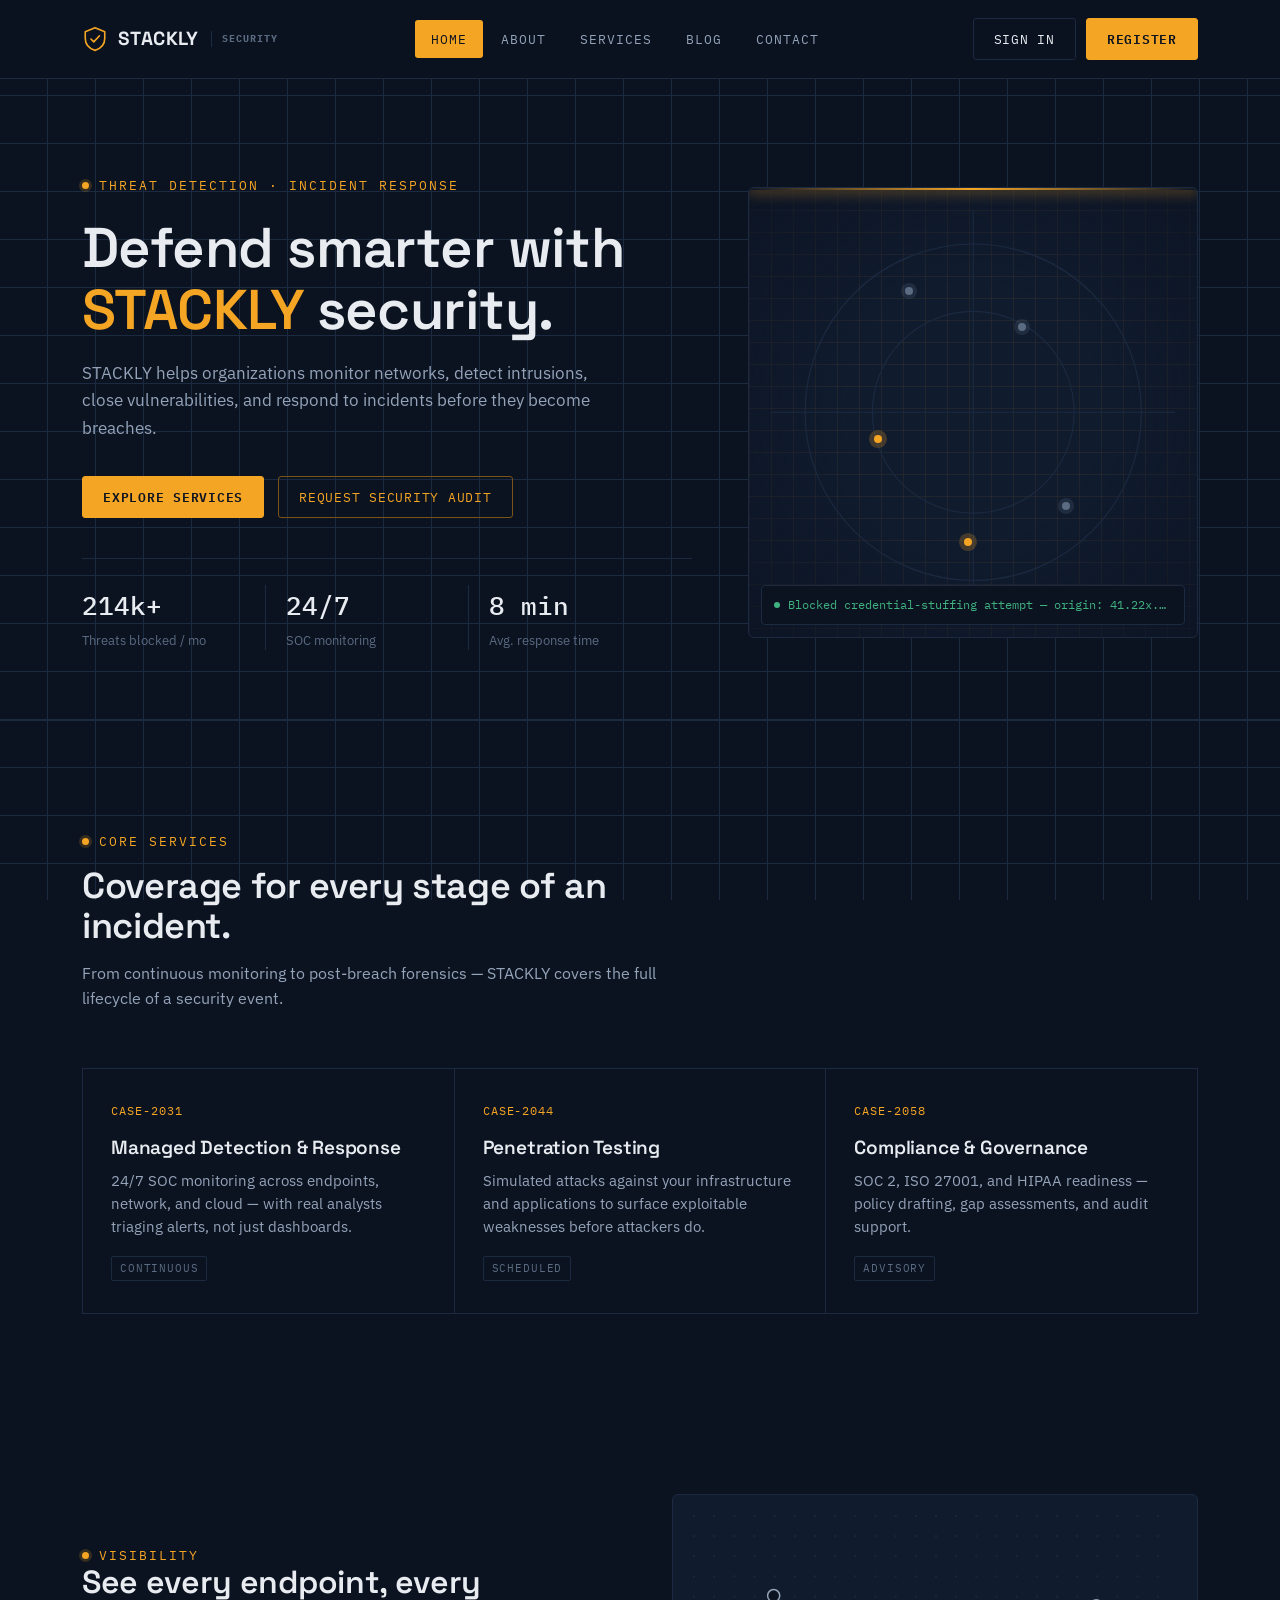
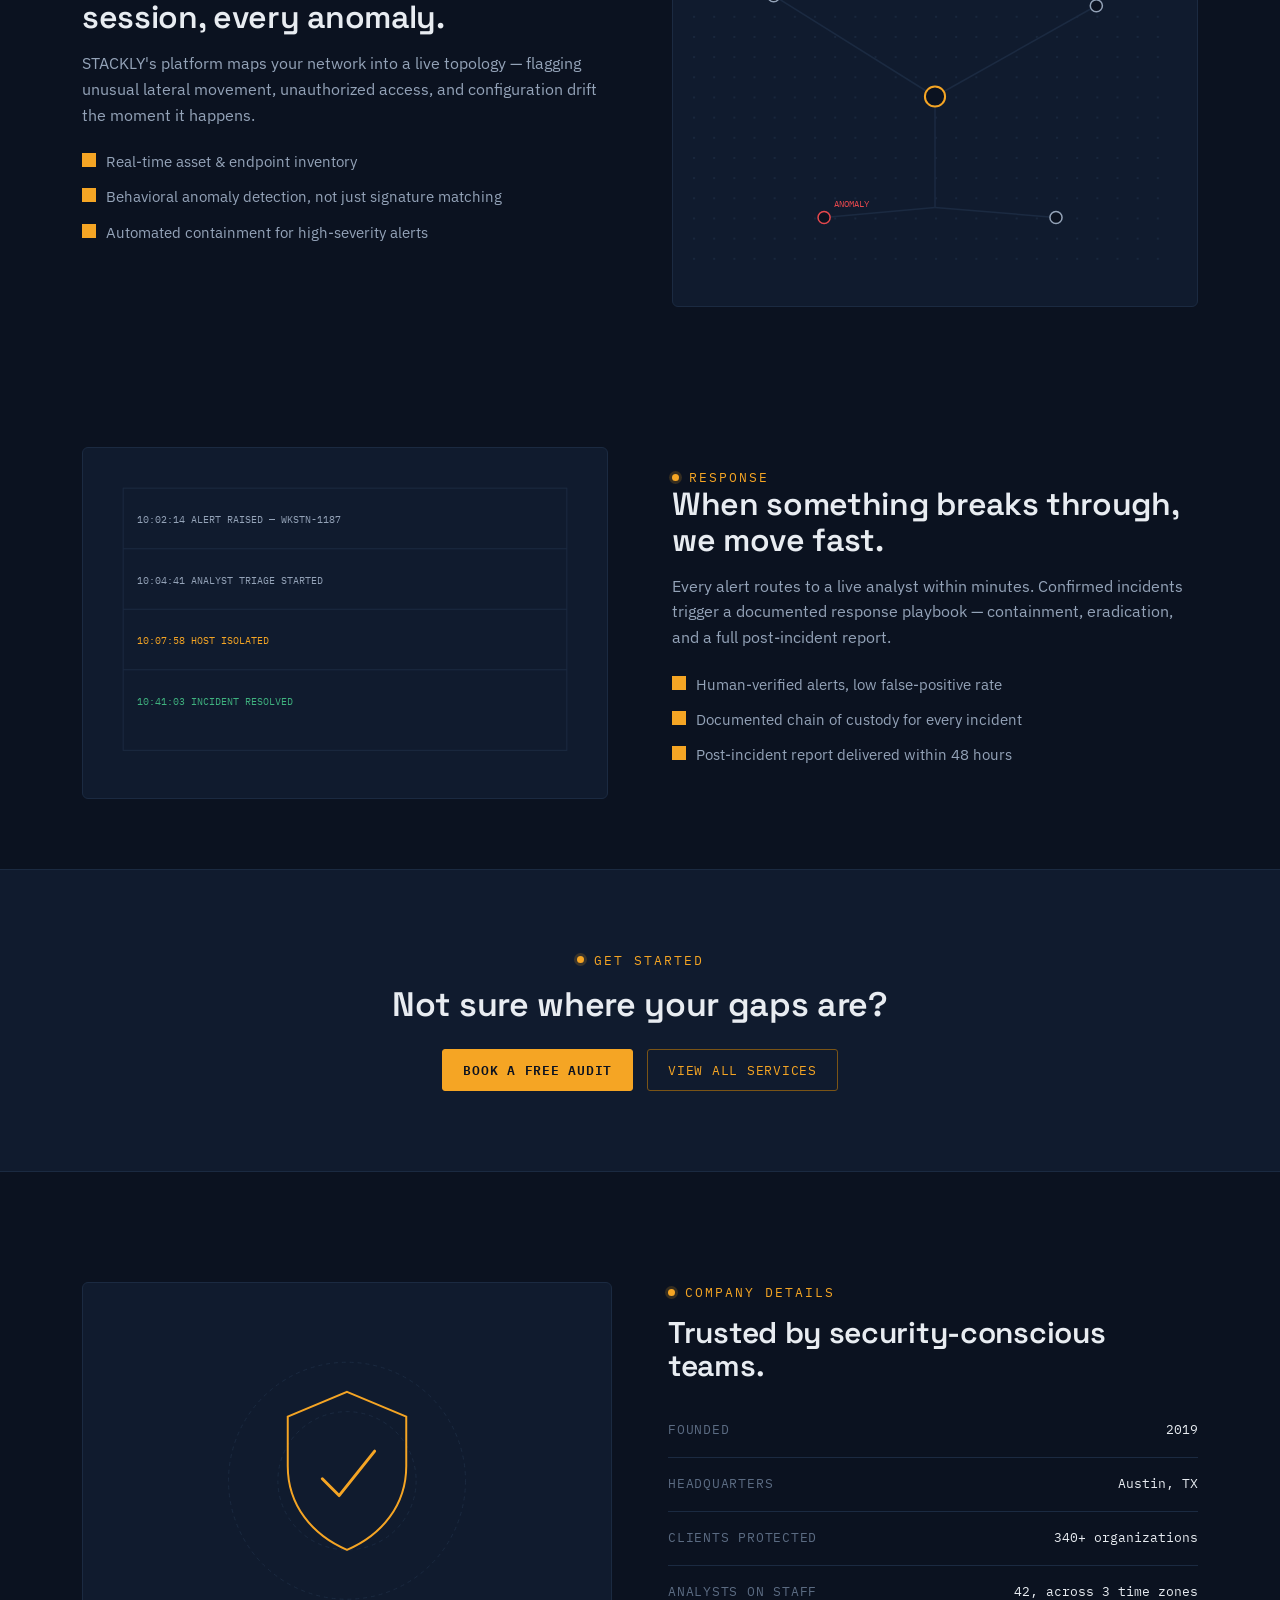
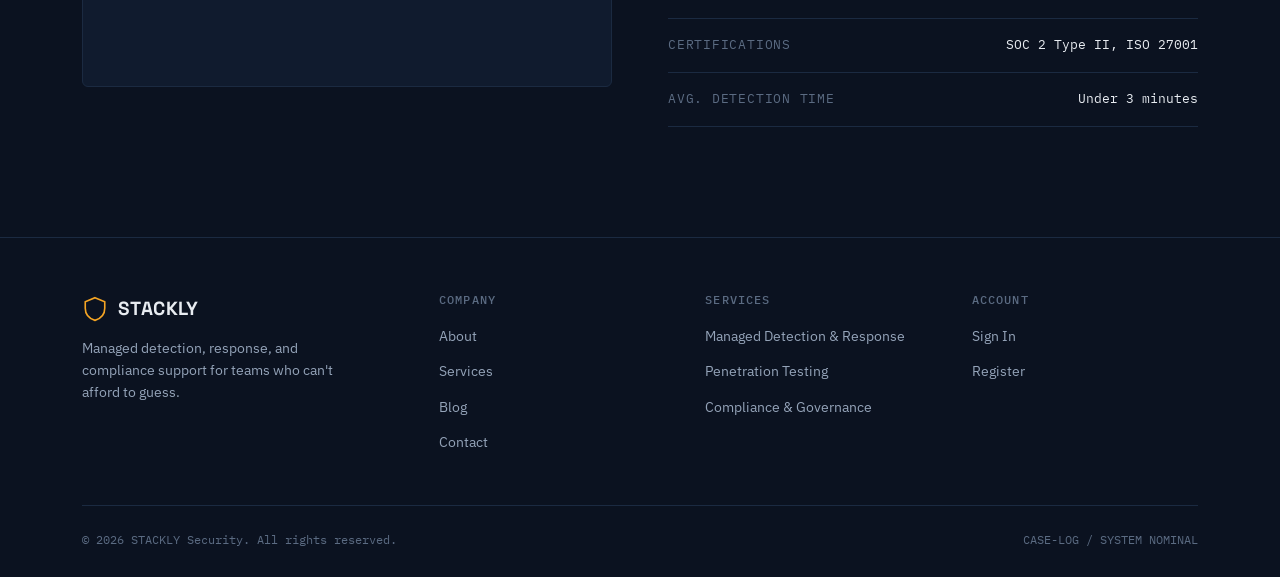
<file: index.html>
<!DOCTYPE html>
<html lang="en">
<head>
<meta charset="UTF-8">
<meta name="viewport" content="width=device-width, initial-scale=1.0">
<title>STACKLY Security — Managed Detection &amp; Response</title>
<meta name="description" content="STACKLY Security helps organizations detect, contain, and respond to cyber threats with 24/7 managed monitoring, penetration testing, and compliance support.">
<link rel="stylesheet" href="style.css">
</head>
<body>

<header class="site-header">
  <div class="nav-row">
    <a class="brand" href="index.html">
      <svg class="mark" viewBox="0 0 32 32" fill="none" xmlns="http://www.w3.org/2000/svg">
        <path d="M16 2L28 7V15C28 22.5 22.8 27.8 16 30C9.2 27.8 4 22.5 4 15V7L16 2Z" stroke="#F5A524" stroke-width="2" stroke-linejoin="round"/>
        <path d="M11 16L14.5 19.5L21.5 12" stroke="#F5A524" stroke-width="2" stroke-linecap="round" stroke-linejoin="round"/>
      </svg>
      STACKLY<span class="tag">Security</span>
    </a>
    <nav class="nav-links">
      <a href="index.html">Home</a>
      <a href="about.html">About</a>
      <a href="services.html">Services</a>
      <a href="blog.html">Blog</a>
      <a href="contact.html">Contact</a>
    </nav>
    <div class="nav-actions">
      <a class="btn btn-ghost" href="signin.html">Sign In</a>
      <a class="btn btn-solid" href="register.html">Register</a>
      <button class="menu-toggle" aria-label="Toggle menu">
        <svg width="18" height="14" viewBox="0 0 18 14" fill="none"><path d="M0 1H18M0 7H18M0 13H18" stroke="#E8ECF1" stroke-width="1.5"/></svg>
      </button>
    </div>
  </div>
</header>

<section class="hero">
  <div class="container">
    <div class="hero-copy">
      <div class="eyebrow">Threat Detection · Incident Response</div>
      <h1>Defend smarter with<br><span class="accent">STACKLY</span> security.</h1>
      <p class="lead">STACKLY helps organizations monitor networks, detect intrusions, close vulnerabilities, and respond to incidents before they become breaches.</p>
      <div class="hero-actions">
        <a class="btn btn-solid" href="services.html">Explore Services</a>
        <a class="btn btn-outline" href="contact.html">Request Security Audit</a>
      </div>

      <div class="hero-stats">
        <div class="stat">
          <div class="num" data-count="214" data-suffix="k+">0</div>
          <div class="label">Threats blocked / mo</div>
        </div>
        <div class="stat">
          <div class="num" data-count="24" data-suffix="/7">0</div>
          <div class="label">SOC monitoring</div>
        </div>
        <div class="stat">
          <div class="num" data-count="8" data-suffix=" min">0</div>
          <div class="label">Avg. response time</div>
        </div>
      </div>
    </div>

    <div class="scan-panel">
      <div class="scan-grid"></div>
      <div class="scan-line" style="top:0;"></div>
      <svg width="100%" height="100%" viewBox="0 0 400 400" style="position:absolute;inset:0;">
        <circle cx="200" cy="200" r="90" fill="none" stroke="#1B2A41" stroke-width="1"/>
        <circle cx="200" cy="200" r="150" fill="none" stroke="#1B2A41" stroke-width="1"/>
        <line x1="200" y1="20" x2="200" y2="380" stroke="#1B2A41" stroke-width="1"/>
        <line x1="20" y1="200" x2="380" y2="200" stroke="#1B2A41" stroke-width="1"/>
      </svg>
      <div class="node" style="top:30%; left:60%;"></div>
      <div class="node alert" style="top:55%; left:28%;"></div>
      <div class="node" style="top:70%; left:70%;"></div>
      <div class="node" style="top:22%; left:35%;"></div>
      <div class="node alert" style="top:78%; left:48%;"></div>

      <div class="ticker-bar">
        <span class="dot"></span>
        <span id="tickerText">Monitoring live network traffic…</span>
      </div>
    </div>
  </div>
</section>

<section class="section">
  <div class="container">
    <div class="section-head">
      <div class="eyebrow">Core Services</div>
      <h2>Coverage for every stage of an incident.</h2>
      <p>From continuous monitoring to post-breach forensics — STACKLY covers the full lifecycle of a security event.</p>
    </div>
    <div class="case-grid">
      <div class="case-card">
        <span class="case-id">CASE-2031</span>
        <h3>Managed Detection &amp; Response</h3>
        <p>24/7 SOC monitoring across endpoints, network, and cloud — with real analysts triaging alerts, not just dashboards.</p>
        <span class="sev">Continuous</span>
      </div>
      <div class="case-card">
        <span class="case-id">CASE-2044</span>
        <h3>Penetration Testing</h3>
        <p>Simulated attacks against your infrastructure and applications to surface exploitable weaknesses before attackers do.</p>
        <span class="sev">Scheduled</span>
      </div>
      <div class="case-card">
        <span class="case-id">CASE-2058</span>
        <h3>Compliance &amp; Governance</h3>
        <p>SOC 2, ISO 27001, and HIPAA readiness — policy drafting, gap assessments, and audit support.</p>
        <span class="sev">Advisory</span>
      </div>
    </div>
  </div>
</section>

<section class="section tight">
  <div class="container">
    <div class="split">
      <div>
        <div class="eyebrow">Visibility</div>
        <h2>See every endpoint, every session, every anomaly.</h2>
        <p>STACKLY's platform maps your network into a live topology — flagging unusual lateral movement, unauthorized access, and configuration drift the moment it happens.</p>
        <ul class="checklist">
          <li>Real-time asset &amp; endpoint inventory</li>
          <li>Behavioral anomaly detection, not just signature matching</li>
          <li>Automated containment for high-severity alerts</li>
        </ul>
      </div>
      <div class="schematic">
        <svg viewBox="0 0 480 360" width="100%" height="100%">
          <defs>
            <pattern id="dots" width="20" height="20" patternUnits="userSpaceOnUse">
              <circle cx="1" cy="1" r="1" fill="#1B2A41"/>
            </pattern>
          </defs>
          <rect width="480" height="360" fill="url(#dots)"/>
          <line x1="80" y1="80" x2="240" y2="180" stroke="#1B2A41" stroke-width="1.5"/>
          <line x1="240" y1="180" x2="400" y2="90" stroke="#1B2A41" stroke-width="1.5"/>
          <line x1="240" y1="180" x2="240" y2="290" stroke="#1B2A41" stroke-width="1.5"/>
          <line x1="240" y1="290" x2="130" y2="300" stroke="#1B2A41" stroke-width="1.5"/>
          <line x1="240" y1="290" x2="360" y2="300" stroke="#1B2A41" stroke-width="1.5"/>
          <circle cx="240" cy="180" r="10" fill="#0B1220" stroke="#F5A524" stroke-width="2"/>
          <circle cx="80" cy="80" r="6" fill="#0B1220" stroke="#94A3B8" stroke-width="1.5"/>
          <circle cx="400" cy="90" r="6" fill="#0B1220" stroke="#94A3B8" stroke-width="1.5"/>
          <circle cx="130" cy="300" r="6" fill="#0B1220" stroke="#E5484D" stroke-width="1.5"/>
          <circle cx="360" cy="300" r="6" fill="#0B1220" stroke="#94A3B8" stroke-width="1.5"/>
          <text x="140" y="290" fill="#E5484D" font-family="IBM Plex Mono" font-size="9">ANOMALY</text>
        </svg>
      </div>
    </div>
  </div>
</section>

<section class="section tight">
  <div class="container">
    <div class="split reverse">
      <div>
        <div class="eyebrow">Response</div>
        <h2>When something breaks through, we move fast.</h2>
        <p>Every alert routes to a live analyst within minutes. Confirmed incidents trigger a documented response playbook — containment, eradication, and a full post-incident report.</p>
        <ul class="checklist">
          <li>Human-verified alerts, low false-positive rate</li>
          <li>Documented chain of custody for every incident</li>
          <li>Post-incident report delivered within 48 hours</li>
        </ul>
      </div>
      <div class="schematic">
        <svg viewBox="0 0 480 300" width="100%" height="100%">
          <rect x="20" y="20" width="440" height="260" fill="none" stroke="#1B2A41"/>
          <line x1="20" y1="80" x2="460" y2="80" stroke="#1B2A41"/>
          <line x1="20" y1="140" x2="460" y2="140" stroke="#1B2A41"/>
          <line x1="20" y1="200" x2="460" y2="200" stroke="#1B2A41"/>
          <text x="34" y="55" fill="#94A3B8" font-family="IBM Plex Mono" font-size="10">10:02:14  ALERT RAISED — WKSTN-1187</text>
          <text x="34" y="115" fill="#94A3B8" font-family="IBM Plex Mono" font-size="10">10:04:41  ANALYST TRIAGE STARTED</text>
          <text x="34" y="175" fill="#F5A524" font-family="IBM Plex Mono" font-size="10">10:07:58  HOST ISOLATED</text>
          <text x="34" y="235" fill="#3FB27F" font-family="IBM Plex Mono" font-size="10">10:41:03  INCIDENT RESOLVED</text>
        </svg>
      </div>
    </div>
  </div>
</section>

<section class="cta-band">
  <div class="container">
    <div class="eyebrow">Get Started</div>
    <h2>Not sure where your gaps are?</h2>
    <div class="hero-actions">
      <a class="btn btn-solid" href="contact.html">Book a Free Audit</a>
      <a class="btn btn-outline" href="services.html">View All Services</a>
    </div>
  </div>
</section>

<section class="section">
  <div class="container">
    <div class="details-grid">
      <div class="schematic">
        <svg viewBox="0 0 480 360" width="100%" height="100%">
          <rect width="480" height="360" fill="none"/>
          <circle cx="240" cy="180" r="120" fill="none" stroke="#1B2A41" stroke-dasharray="4 4"/>
          <circle cx="240" cy="180" r="70" fill="none" stroke="#1B2A41" stroke-dasharray="4 4"/>
          <path d="M240 90L300 115V165C300 205 275 235 240 250C205 235 180 205 180 165V115L240 90Z" fill="none" stroke="#F5A524" stroke-width="2"/>
          <path d="M215 178L232 195L268 150" stroke="#F5A524" stroke-width="3" stroke-linecap="round" stroke-linejoin="round" fill="none"/>
        </svg>
      </div>
      <div>
        <div class="eyebrow">Company Details</div>
        <h2 style="font-size:30px; margin:14px 0 22px;">Trusted by security-conscious teams.</h2>
        <div class="detail-rows">
          <div class="detail-row"><span class="k">Founded</span><span class="v">2019</span></div>
          <div class="detail-row"><span class="k">Headquarters</span><span class="v">Austin, TX</span></div>
          <div class="detail-row"><span class="k">Clients protected</span><span class="v">340+ organizations</span></div>
          <div class="detail-row"><span class="k">Analysts on staff</span><span class="v">42, across 3 time zones</span></div>
          <div class="detail-row"><span class="k">Certifications</span><span class="v">SOC 2 Type II, ISO 27001</span></div>
          <div class="detail-row"><span class="k">Avg. detection time</span><span class="v">Under 3 minutes</span></div>
        </div>
      </div>
    </div>
  </div>
</section>

<footer class="site-footer">
  <div class="container">
    <div class="footer-top">
      <div class="footer-col">
        <a class="brand" href="index.html" style="margin-bottom:14px;">
          <svg class="mark" viewBox="0 0 32 32" fill="none"><path d="M16 2L28 7V15C28 22.5 22.8 27.8 16 30C9.2 27.8 4 22.5 4 15V7L16 2Z" stroke="#F5A524" stroke-width="2"/></svg>
          STACKLY
        </a>
        <p>Managed detection, response, and compliance support for teams who can't afford to guess.</p>
      </div>
      <div class="footer-col">
        <h4>Company</h4>
        <ul>
          <li><a href="about.html">About</a></li>
          <li><a href="services.html">Services</a></li>
          <li><a href="blog.html">Blog</a></li>
          <li><a href="contact.html">Contact</a></li>
        </ul>
      </div>
      <div class="footer-col">
        <h4>Services</h4>
        <ul>
          <li><a href="services.html">Managed Detection &amp; Response</a></li>
          <li><a href="services.html">Penetration Testing</a></li>
          <li><a href="services.html">Compliance &amp; Governance</a></li>
        </ul>
      </div>
      <div class="footer-col">
        <h4>Account</h4>
        <ul>
          <li><a href="signin.html">Sign In</a></li>
          <li><a href="register.html">Register</a></li>
        </ul>
      </div>
    </div>
    <div class="footer-bottom">
      <span>© 2026 STACKLY Security. All rights reserved.</span>
      <span>CASE-LOG / SYSTEM NOMINAL</span>
    </div>
  </div>
</footer>

<script src="script.js"></script>
</body>
</html>
</file>
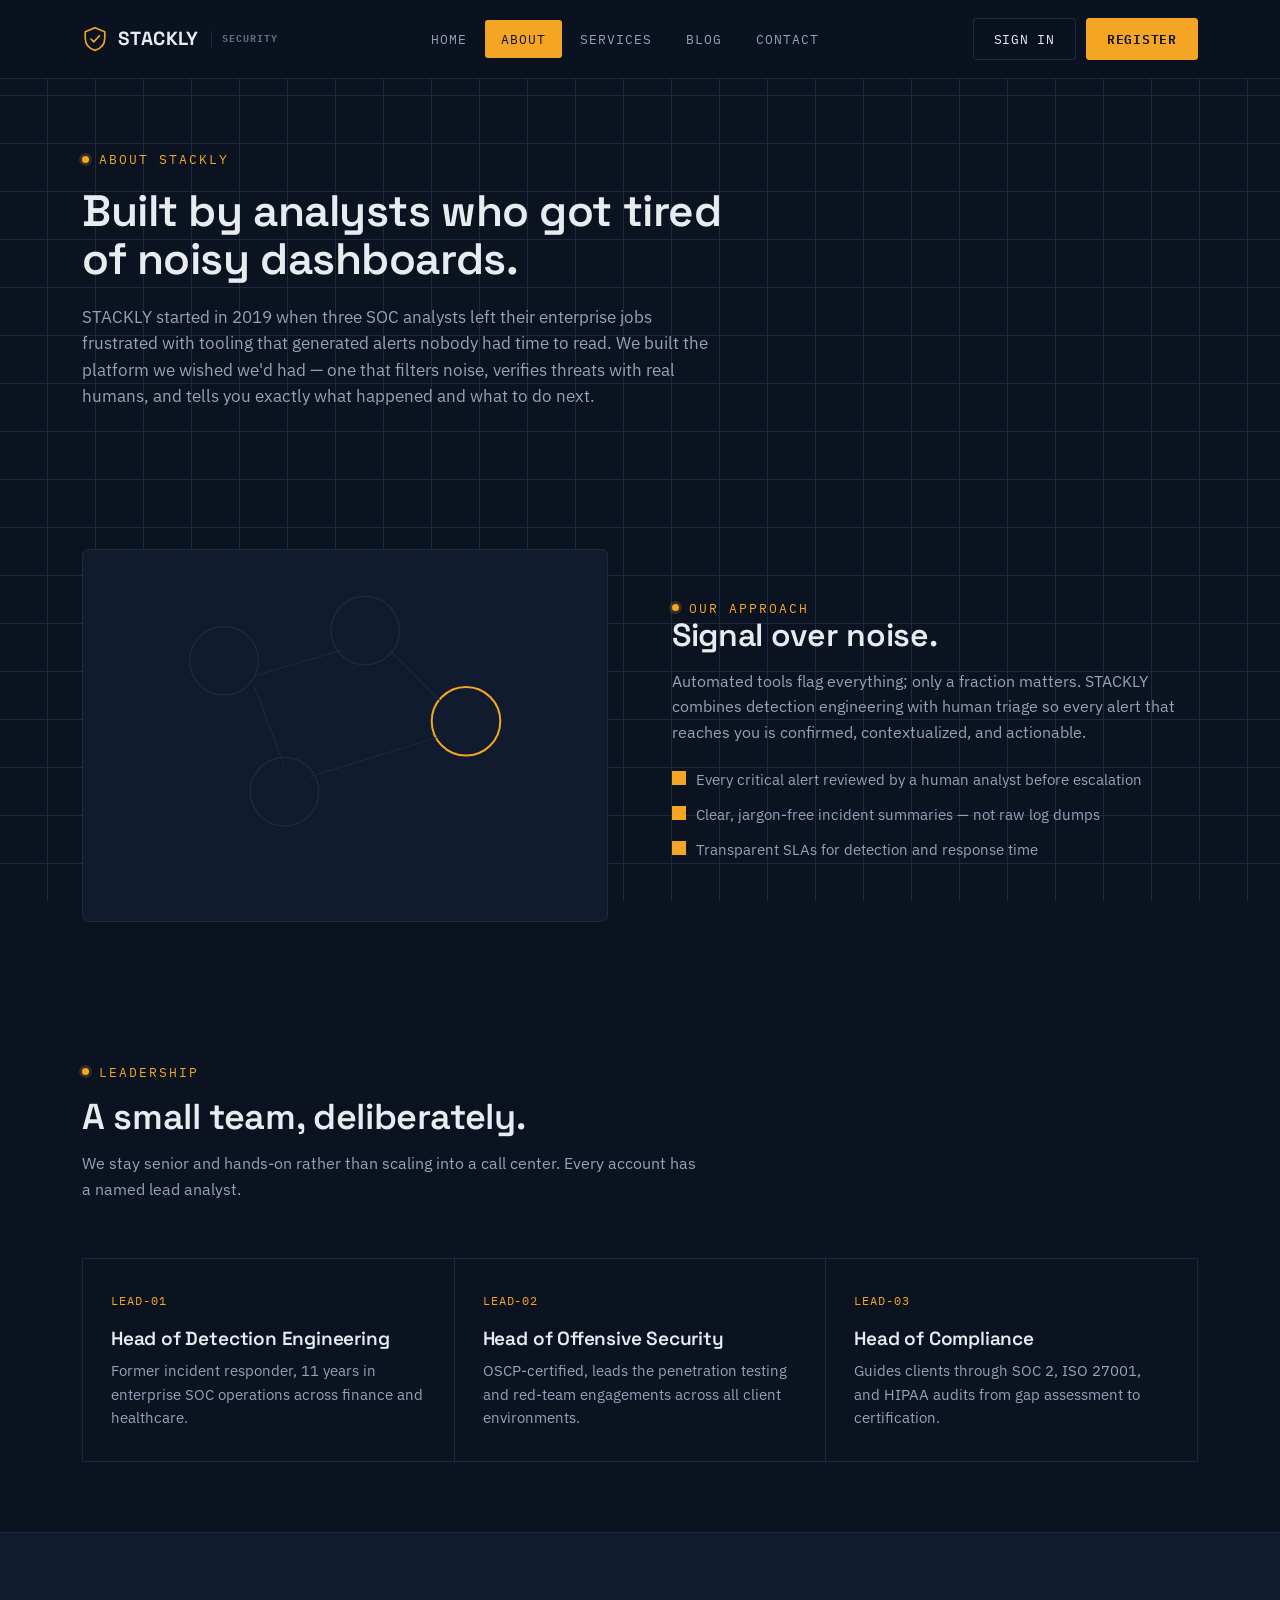
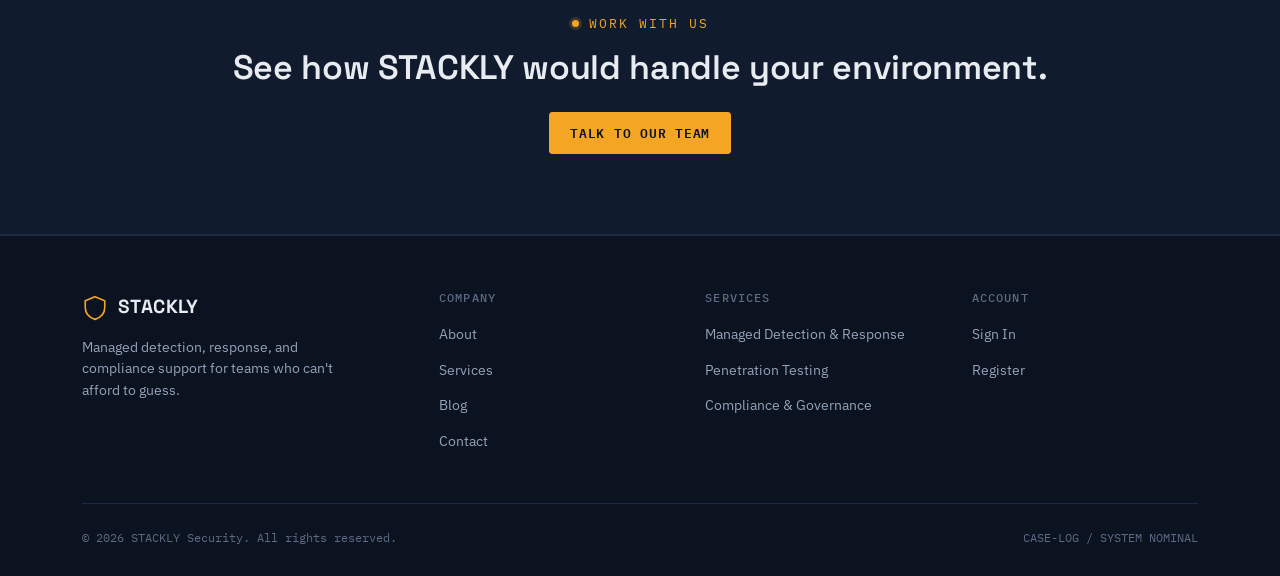
<file: about.html>
<!DOCTYPE html>
<html lang="en">
<head>
<meta charset="UTF-8">
<meta name="viewport" content="width=device-width, initial-scale=1.0">
<title>About — STACKLY Security</title>
<link rel="stylesheet" href="style.css">
</head>
<body>

<header class="site-header">
  <div class="nav-row">
    <a class="brand" href="index.html">
      <svg class="mark" viewBox="0 0 32 32" fill="none"><path d="M16 2L28 7V15C28 22.5 22.8 27.8 16 30C9.2 27.8 4 22.5 4 15V7L16 2Z" stroke="#F5A524" stroke-width="2"/><path d="M11 16L14.5 19.5L21.5 12" stroke="#F5A524" stroke-width="2" stroke-linecap="round" stroke-linejoin="round"/></svg>
      STACKLY<span class="tag">Security</span>
    </a>
    <nav class="nav-links">
      <a href="index.html">Home</a>
      <a href="about.html">About</a>
      <a href="services.html">Services</a>
      <a href="blog.html">Blog</a>
      <a href="contact.html">Contact</a>
    </nav>
    <div class="nav-actions">
      <a class="btn btn-ghost" href="signin.html">Sign In</a>
      <a class="btn btn-solid" href="register.html">Register</a>
      <button class="menu-toggle" aria-label="Toggle menu"><svg width="18" height="14" viewBox="0 0 18 14" fill="none"><path d="M0 1H18M0 7H18M0 13H18" stroke="#E8ECF1" stroke-width="1.5"/></svg></button>
    </div>
  </div>
</header>

<section class="section tight" style="padding-top:70px;">
  <div class="container">
    <div class="eyebrow">About STACKLY</div>
    <h1 style="font-size:44px; margin:18px 0 20px; max-width:640px;">Built by analysts who got tired of noisy dashboards.</h1>
    <p style="max-width:640px; font-size:16.5px;">STACKLY started in 2019 when three SOC analysts left their enterprise jobs frustrated with tooling that generated alerts nobody had time to read. We built the platform we wished we'd had — one that filters noise, verifies threats with real humans, and tells you exactly what happened and what to do next.</p>
  </div>
</section>

<section class="section tight">
  <div class="container">
    <div class="split">
      <div class="schematic">
        <svg viewBox="0 0 480 320" width="100%" height="100%">
          <rect width="480" height="320" fill="none"/>
          <circle cx="120" cy="90" r="34" fill="none" stroke="#1B2A41" stroke-width="1.5"/>
          <circle cx="260" cy="60" r="34" fill="none" stroke="#1B2A41" stroke-width="1.5"/>
          <circle cx="360" cy="150" r="34" fill="none" stroke="#F5A524" stroke-width="2"/>
          <circle cx="180" cy="220" r="34" fill="none" stroke="#1B2A41" stroke-width="1.5"/>
          <line x1="150" y1="105" x2="235" y2="80" stroke="#1B2A41"/>
          <line x1="285" y1="80" x2="335" y2="130" stroke="#1B2A41"/>
          <line x1="150" y1="115" x2="180" y2="195" stroke="#1B2A41"/>
          <line x1="205" y1="205" x2="335" y2="165" stroke="#1B2A41"/>
        </svg>
      </div>
      <div>
        <div class="eyebrow">Our Approach</div>
        <h2>Signal over noise.</h2>
        <p>Automated tools flag everything; only a fraction matters. STACKLY combines detection engineering with human triage so every alert that reaches you is confirmed, contextualized, and actionable.</p>
        <ul class="checklist">
          <li>Every critical alert reviewed by a human analyst before escalation</li>
          <li>Clear, jargon-free incident summaries — not raw log dumps</li>
          <li>Transparent SLAs for detection and response time</li>
        </ul>
      </div>
    </div>
  </div>
</section>

<section class="section tight">
  <div class="container">
    <div class="section-head">
      <div class="eyebrow">Leadership</div>
      <h2>A small team, deliberately.</h2>
      <p>We stay senior and hands-on rather than scaling into a call center. Every account has a named lead analyst.</p>
    </div>
    <div class="case-grid">
      <div class="case-card">
        <span class="case-id">LEAD-01</span>
        <h3>Head of Detection Engineering</h3>
        <p>Former incident responder, 11 years in enterprise SOC operations across finance and healthcare.</p>
      </div>
      <div class="case-card">
        <span class="case-id">LEAD-02</span>
        <h3>Head of Offensive Security</h3>
        <p>OSCP-certified, leads the penetration testing and red-team engagements across all client environments.</p>
      </div>
      <div class="case-card">
        <span class="case-id">LEAD-03</span>
        <h3>Head of Compliance</h3>
        <p>Guides clients through SOC 2, ISO 27001, and HIPAA audits from gap assessment to certification.</p>
      </div>
    </div>
  </div>
</section>

<section class="cta-band">
  <div class="container">
    <div class="eyebrow">Work With Us</div>
    <h2>See how STACKLY would handle your environment.</h2>
    <div class="hero-actions">
      <a class="btn btn-solid" href="contact.html">Talk to Our Team</a>
    </div>
  </div>
</section>

<footer class="site-footer">
  <div class="container">
    <div class="footer-top">
      <div class="footer-col">
        <a class="brand" href="index.html" style="margin-bottom:14px;">
          <svg class="mark" viewBox="0 0 32 32" fill="none"><path d="M16 2L28 7V15C28 22.5 22.8 27.8 16 30C9.2 27.8 4 22.5 4 15V7L16 2Z" stroke="#F5A524" stroke-width="2"/></svg>
          STACKLY
        </a>
        <p>Managed detection, response, and compliance support for teams who can't afford to guess.</p>
      </div>
      <div class="footer-col">
        <h4>Company</h4>
        <ul><li><a href="about.html">About</a></li><li><a href="services.html">Services</a></li><li><a href="blog.html">Blog</a></li><li><a href="contact.html">Contact</a></li></ul>
      </div>
      <div class="footer-col">
        <h4>Services</h4>
        <ul><li><a href="services.html">Managed Detection &amp; Response</a></li><li><a href="services.html">Penetration Testing</a></li><li><a href="services.html">Compliance &amp; Governance</a></li></ul>
      </div>
      <div class="footer-col">
        <h4>Account</h4>
        <ul><li><a href="signin.html">Sign In</a></li><li><a href="register.html">Register</a></li></ul>
      </div>
    </div>
    <div class="footer-bottom">
      <span>© 2026 STACKLY Security. All rights reserved.</span>
      <span>CASE-LOG / SYSTEM NOMINAL</span>
    </div>
  </div>
</footer>

<script src="script.js"></script>
</body>
</html>
</file>
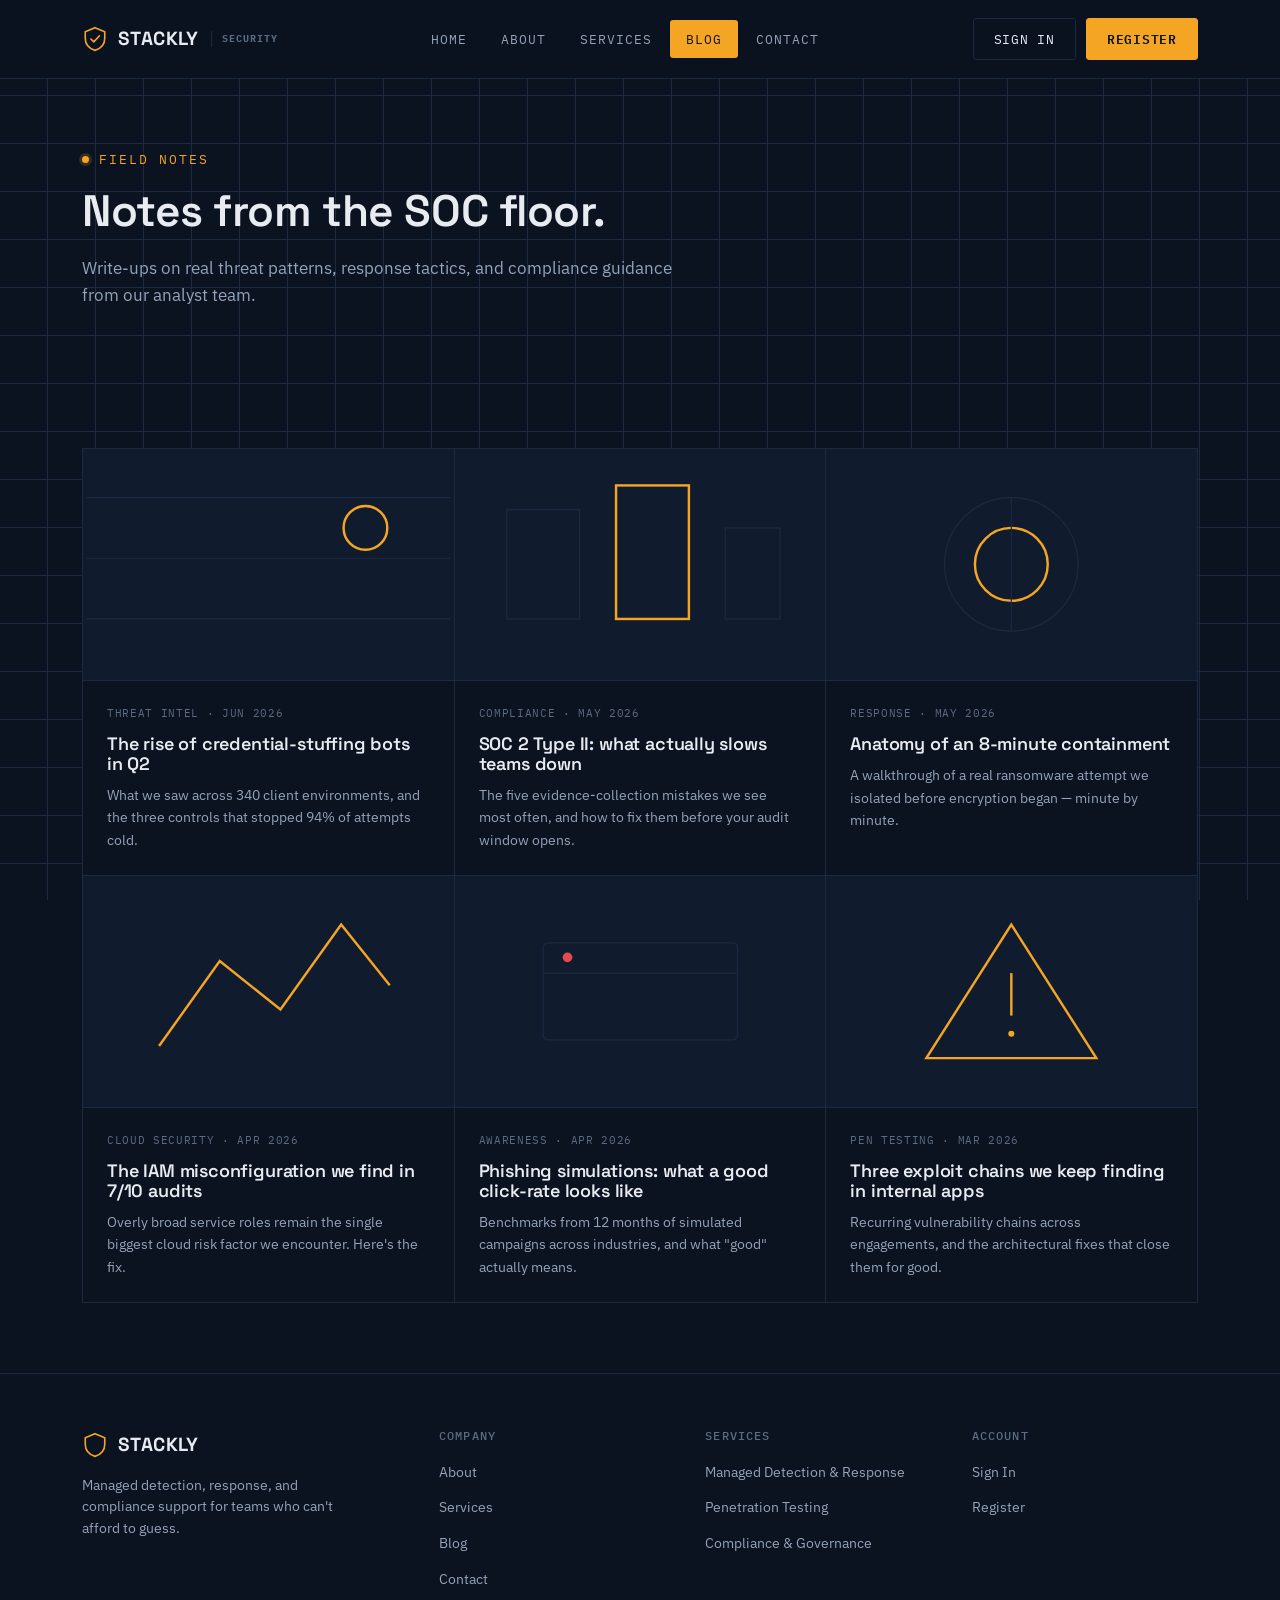
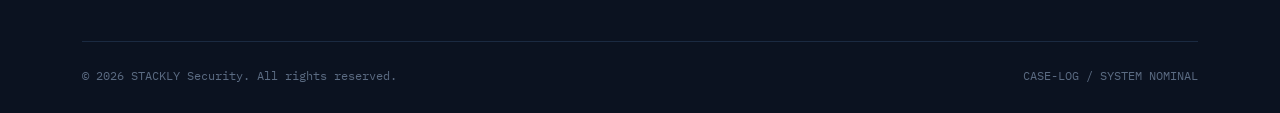
<file: blog.html>
<!DOCTYPE html>
<html lang="en">
<head>
<meta charset="UTF-8">
<meta name="viewport" content="width=device-width, initial-scale=1.0">
<title>Blog — STACKLY Security</title>
<link rel="stylesheet" href="style.css">
</head>
<body>

<header class="site-header">
  <div class="nav-row">
    <a class="brand" href="index.html">
      <svg class="mark" viewBox="0 0 32 32" fill="none"><path d="M16 2L28 7V15C28 22.5 22.8 27.8 16 30C9.2 27.8 4 22.5 4 15V7L16 2Z" stroke="#F5A524" stroke-width="2"/><path d="M11 16L14.5 19.5L21.5 12" stroke="#F5A524" stroke-width="2" stroke-linecap="round" stroke-linejoin="round"/></svg>
      STACKLY<span class="tag">Security</span>
    </a>
    <nav class="nav-links">
      <a href="index.html">Home</a>
      <a href="about.html">About</a>
      <a href="services.html">Services</a>
      <a href="blog.html">Blog</a>
      <a href="contact.html">Contact</a>
    </nav>
    <div class="nav-actions">
      <a class="btn btn-ghost" href="signin.html">Sign In</a>
      <a class="btn btn-solid" href="register.html">Register</a>
      <button class="menu-toggle" aria-label="Toggle menu"><svg width="18" height="14" viewBox="0 0 18 14" fill="none"><path d="M0 1H18M0 7H18M0 13H18" stroke="#E8ECF1" stroke-width="1.5"/></svg></button>
    </div>
  </div>
</header>

<section class="section tight" style="padding-top:70px;">
  <div class="container">
    <div class="eyebrow">Field Notes</div>
    <h1 style="font-size:44px; margin:18px 0 20px; max-width:640px;">Notes from the SOC floor.</h1>
    <p style="max-width:600px; font-size:16.5px;">Write-ups on real threat patterns, response tactics, and compliance guidance from our analyst team.</p>
  </div>
</section>

<section class="section tight">
  <div class="container">
    <div class="blog-grid">

      <div class="blog-card">
        <div class="thumb">
          <svg width="100%" height="100%" viewBox="0 0 300 190">
            <rect width="300" height="190" fill="#101B2E"/>
            <line x1="0" y1="40" x2="300" y2="40" stroke="#1B2A41"/>
            <line x1="0" y1="90" x2="300" y2="90" stroke="#1B2A41"/>
            <line x1="0" y1="140" x2="300" y2="140" stroke="#1B2A41"/>
            <circle cx="230" cy="65" r="18" fill="none" stroke="#F5A524" stroke-width="2"/>
          </svg>
        </div>
        <div class="body">
          <div class="meta">Threat Intel · Jun 2026</div>
          <h3>The rise of credential-stuffing bots in Q2</h3>
          <p>What we saw across 340 client environments, and the three controls that stopped 94% of attempts cold.</p>
        </div>
      </div>

      <div class="blog-card">
        <div class="thumb">
          <svg width="100%" height="100%" viewBox="0 0 300 190">
            <rect width="300" height="190" fill="#101B2E"/>
            <rect x="40" y="50" width="60" height="90" fill="none" stroke="#1B2A41"/>
            <rect x="130" y="30" width="60" height="110" fill="none" stroke="#F5A524" stroke-width="2"/>
            <rect x="220" y="65" width="45" height="75" fill="none" stroke="#1B2A41"/>
          </svg>
        </div>
        <div class="body">
          <div class="meta">Compliance · May 2026</div>
          <h3>SOC 2 Type II: what actually slows teams down</h3>
          <p>The five evidence-collection mistakes we see most often, and how to fix them before your audit window opens.</p>
        </div>
      </div>

      <div class="blog-card">
        <div class="thumb">
          <svg width="100%" height="100%" viewBox="0 0 300 190">
            <rect width="300" height="190" fill="#101B2E"/>
            <circle cx="150" cy="95" r="55" fill="none" stroke="#1B2A41"/>
            <circle cx="150" cy="95" r="30" fill="none" stroke="#F5A524" stroke-width="2"/>
            <line x1="150" y1="40" x2="150" y2="150" stroke="#1B2A41"/>
          </svg>
        </div>
        <div class="body">
          <div class="meta">Response · May 2026</div>
          <h3>Anatomy of an 8-minute containment</h3>
          <p>A walkthrough of a real ransomware attempt we isolated before encryption began — minute by minute.</p>
        </div>
      </div>

      <div class="blog-card">
        <div class="thumb">
          <svg width="100%" height="100%" viewBox="0 0 300 190">
            <rect width="300" height="190" fill="#101B2E"/>
            <path d="M60 140L110 70L160 110L210 40L250 90" fill="none" stroke="#F5A524" stroke-width="2"/>
          </svg>
        </div>
        <div class="body">
          <div class="meta">Cloud Security · Apr 2026</div>
          <h3>The IAM misconfiguration we find in 7/10 audits</h3>
          <p>Overly broad service roles remain the single biggest cloud risk factor we encounter. Here's the fix.</p>
        </div>
      </div>

      <div class="blog-card">
        <div class="thumb">
          <svg width="100%" height="100%" viewBox="0 0 300 190">
            <rect width="300" height="190" fill="#101B2E"/>
            <rect x="70" y="55" width="160" height="80" rx="4" fill="none" stroke="#1B2A41"/>
            <line x1="70" y1="80" x2="230" y2="80" stroke="#1B2A41"/>
            <circle cx="90" cy="67" r="4" fill="#E5484D"/>
          </svg>
        </div>
        <div class="body">
          <div class="meta">Awareness · Apr 2026</div>
          <h3>Phishing simulations: what a good click-rate looks like</h3>
          <p>Benchmarks from 12 months of simulated campaigns across industries, and what "good" actually means.</p>
        </div>
      </div>

      <div class="blog-card">
        <div class="thumb">
          <svg width="100%" height="100%" viewBox="0 0 300 190">
            <rect width="300" height="190" fill="#101B2E"/>
            <polygon points="150,40 220,150 80,150" fill="none" stroke="#F5A524" stroke-width="2"/>
            <line x1="150" y1="80" x2="150" y2="115" stroke="#F5A524" stroke-width="2"/>
            <circle cx="150" cy="130" r="2.5" fill="#F5A524"/>
          </svg>
        </div>
        <div class="body">
          <div class="meta">Pen Testing · Mar 2026</div>
          <h3>Three exploit chains we keep finding in internal apps</h3>
          <p>Recurring vulnerability chains across engagements, and the architectural fixes that close them for good.</p>
        </div>
      </div>

    </div>
  </div>
</section>

<footer class="site-footer">
  <div class="container">
    <div class="footer-top">
      <div class="footer-col">
        <a class="brand" href="index.html" style="margin-bottom:14px;">
          <svg class="mark" viewBox="0 0 32 32" fill="none"><path d="M16 2L28 7V15C28 22.5 22.8 27.8 16 30C9.2 27.8 4 22.5 4 15V7L16 2Z" stroke="#F5A524" stroke-width="2"/></svg>
          STACKLY
        </a>
        <p>Managed detection, response, and compliance support for teams who can't afford to guess.</p>
      </div>
      <div class="footer-col">
        <h4>Company</h4>
        <ul><li><a href="about.html">About</a></li><li><a href="services.html">Services</a></li><li><a href="blog.html">Blog</a></li><li><a href="contact.html">Contact</a></li></ul>
      </div>
      <div class="footer-col">
        <h4>Services</h4>
        <ul><li><a href="services.html">Managed Detection &amp; Response</a></li><li><a href="services.html">Penetration Testing</a></li><li><a href="services.html">Compliance &amp; Governance</a></li></ul>
      </div>
      <div class="footer-col">
        <h4>Account</h4>
        <ul><li><a href="signin.html">Sign In</a></li><li><a href="register.html">Register</a></li></ul>
      </div>
    </div>
    <div class="footer-bottom">
      <span>© 2026 STACKLY Security. All rights reserved.</span>
      <span>CASE-LOG / SYSTEM NOMINAL</span>
    </div>
  </div>
</footer>

<script src="script.js"></script>
</body>
</html>
</file>
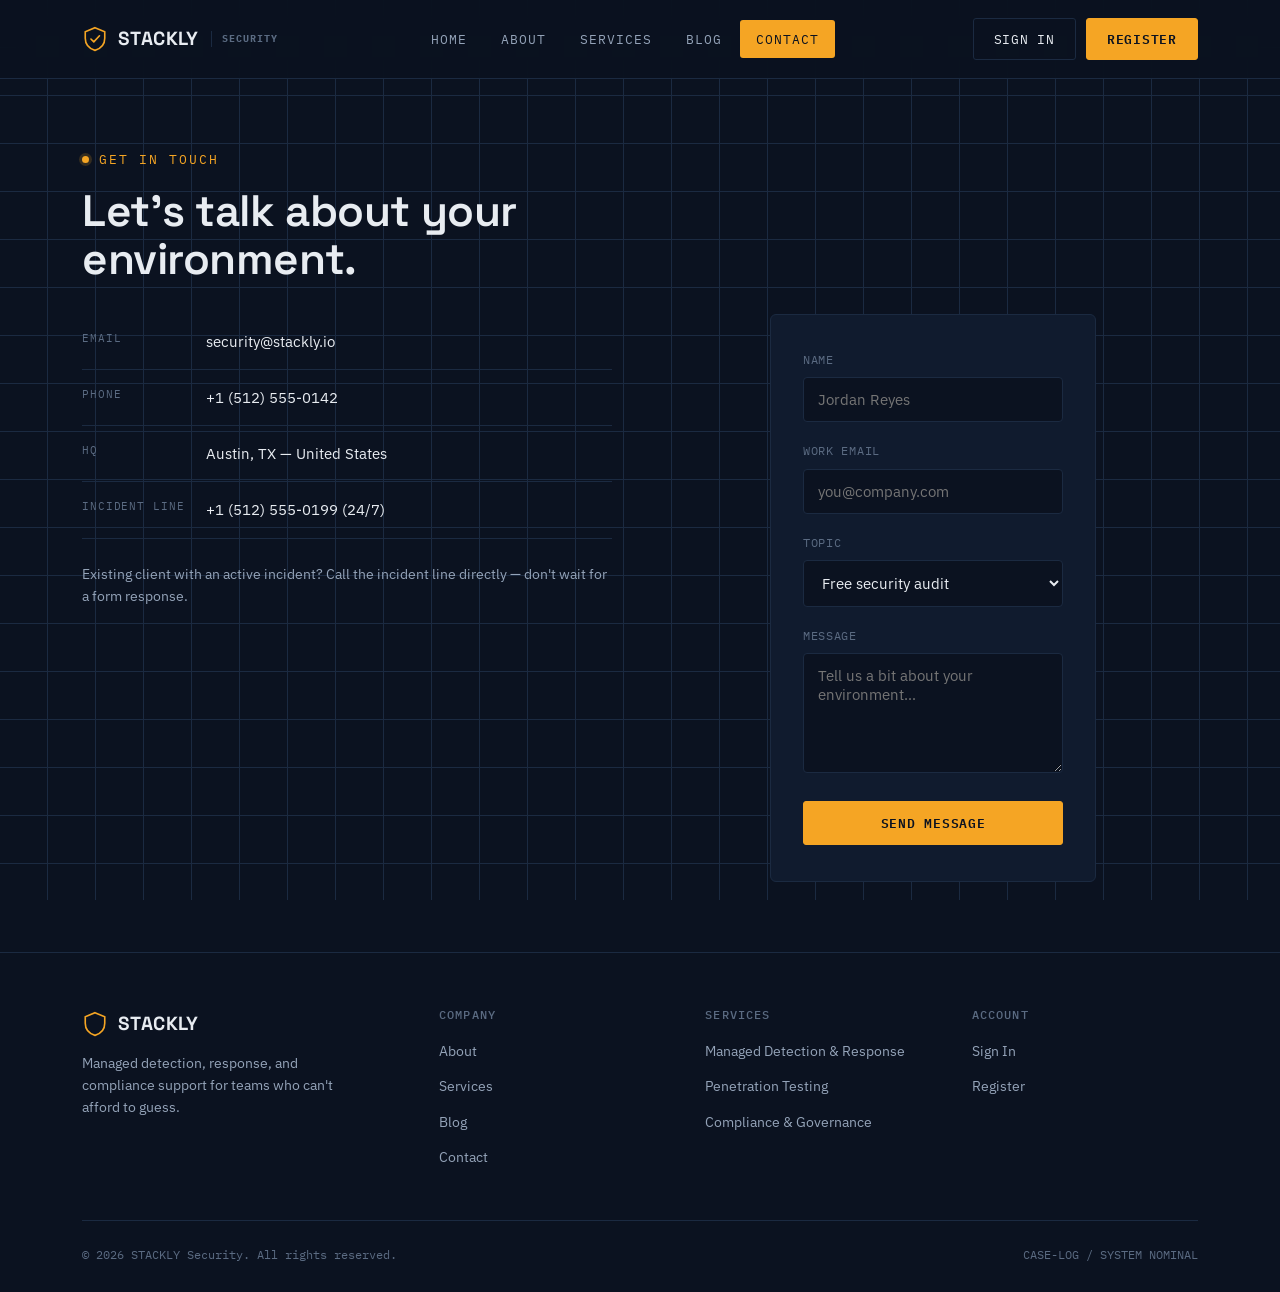
<file: contact.html>
<!DOCTYPE html>
<html lang="en">
<head>
<meta charset="UTF-8">
<meta name="viewport" content="width=device-width, initial-scale=1.0">
<title>Contact — STACKLY Security</title>
<link rel="stylesheet" href="style.css">
</head>
<body>

<header class="site-header">
  <div class="nav-row">
    <a class="brand" href="index.html">
      <svg class="mark" viewBox="0 0 32 32" fill="none"><path d="M16 2L28 7V15C28 22.5 22.8 27.8 16 30C9.2 27.8 4 22.5 4 15V7L16 2Z" stroke="#F5A524" stroke-width="2"/><path d="M11 16L14.5 19.5L21.5 12" stroke="#F5A524" stroke-width="2" stroke-linecap="round" stroke-linejoin="round"/></svg>
      STACKLY<span class="tag">Security</span>
    </a>
    <nav class="nav-links">
      <a href="index.html">Home</a>
      <a href="about.html">About</a>
      <a href="services.html">Services</a>
      <a href="blog.html">Blog</a>
      <a href="contact.html">Contact</a>
    </nav>
    <div class="nav-actions">
      <a class="btn btn-ghost" href="signin.html">Sign In</a>
      <a class="btn btn-solid" href="register.html">Register</a>
      <button class="menu-toggle" aria-label="Toggle menu"><svg width="18" height="14" viewBox="0 0 18 14" fill="none"><path d="M0 1H18M0 7H18M0 13H18" stroke="#E8ECF1" stroke-width="1.5"/></svg></button>
    </div>
  </div>
</header>

<section class="section tight" style="padding-top:70px;">
  <div class="container">
    <div class="eyebrow">Get In Touch</div>
    <h1 style="font-size:44px; margin:18px 0 30px; max-width:600px;">Let's talk about your environment.</h1>

    <div class="contact-grid">
      <div class="contact-info">
        <div class="info-row"><span class="k">Email</span><span class="v">security@stackly.io</span></div>
        <div class="info-row"><span class="k">Phone</span><span class="v">+1 (512) 555-0142</span></div>
        <div class="info-row"><span class="k">HQ</span><span class="v">Austin, TX — United States</span></div>
        <div class="info-row"><span class="k">Incident line</span><span class="v">+1 (512) 555-0199 (24/7)</span></div>
        <p style="margin-top:24px; font-size:14px;">Existing client with an active incident? Call the incident line directly — don't wait for a form response.</p>
      </div>

      <form class="auth-wrap" id="contactForm" style="padding:36px 32px;">
        <div class="field">
          <label for="name">Name</label>
          <input type="text" id="name" required placeholder="Jordan Reyes">
        </div>
        <div class="field">
          <label for="email">Work Email</label>
          <input type="email" id="email" required placeholder="you@company.com">
        </div>
        <div class="field">
          <label for="topic">Topic</label>
          <select id="topic">
            <option>Free security audit</option>
            <option>Managed detection &amp; response</option>
            <option>Penetration testing</option>
            <option>Compliance support</option>
            <option>Other</option>
          </select>
        </div>
        <div class="field">
          <label for="message">Message</label>
          <textarea id="message" required placeholder="Tell us a bit about your environment…"></textarea>
        </div>
        <button type="submit" class="btn btn-solid btn-block">Send Message</button>
      </form>
    </div>
  </div>
</section>

<footer class="site-footer">
  <div class="container">
    <div class="footer-top">
      <div class="footer-col">
        <a class="brand" href="index.html" style="margin-bottom:14px;">
          <svg class="mark" viewBox="0 0 32 32" fill="none"><path d="M16 2L28 7V15C28 22.5 22.8 27.8 16 30C9.2 27.8 4 22.5 4 15V7L16 2Z" stroke="#F5A524" stroke-width="2"/></svg>
          STACKLY
        </a>
        <p>Managed detection, response, and compliance support for teams who can't afford to guess.</p>
      </div>
      <div class="footer-col">
        <h4>Company</h4>
        <ul><li><a href="about.html">About</a></li><li><a href="services.html">Services</a></li><li><a href="blog.html">Blog</a></li><li><a href="contact.html">Contact</a></li></ul>
      </div>
      <div class="footer-col">
        <h4>Services</h4>
        <ul><li><a href="services.html">Managed Detection &amp; Response</a></li><li><a href="services.html">Penetration Testing</a></li><li><a href="services.html">Compliance &amp; Governance</a></li></ul>
      </div>
      <div class="footer-col">
        <h4>Account</h4>
        <ul><li><a href="signin.html">Sign In</a></li><li><a href="register.html">Register</a></li></ul>
      </div>
    </div>
    <div class="footer-bottom">
      <span>© 2026 STACKLY Security. All rights reserved.</span>
      <span>CASE-LOG / SYSTEM NOMINAL</span>
    </div>
  </div>
</footer>

<script src="script.js"></script>
</body>
</html>
</file>
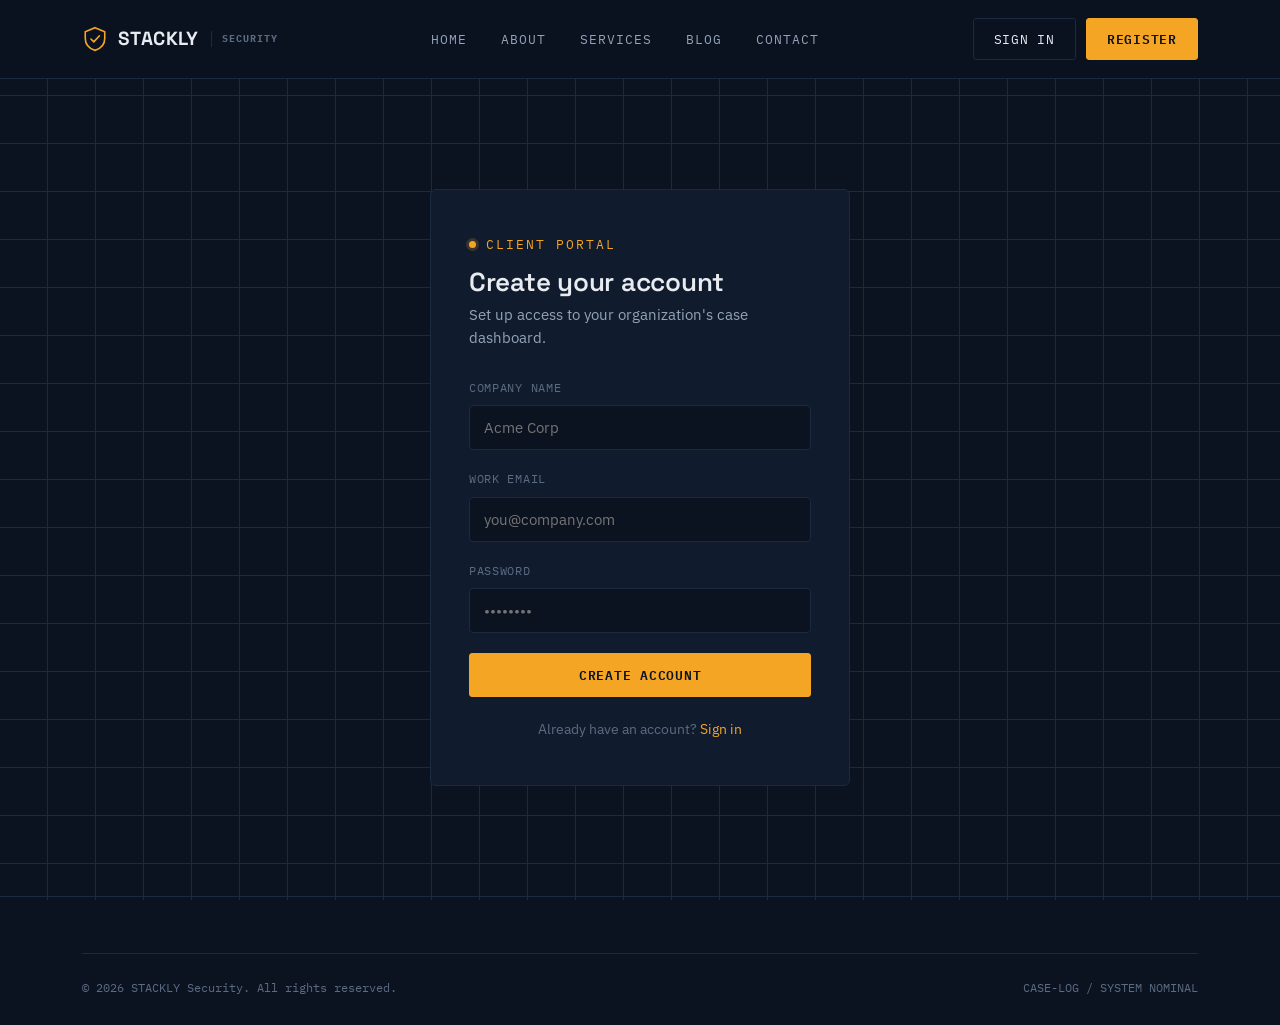
<file: register.html>
<!DOCTYPE html>
<html lang="en">
<head>
<meta charset="UTF-8">
<meta name="viewport" content="width=device-width, initial-scale=1.0">
<title>Register — STACKLY Security</title>
<link rel="stylesheet" href="style.css">
</head>
<body>

<header class="site-header">
  <div class="nav-row">
    <a class="brand" href="index.html">
      <svg class="mark" viewBox="0 0 32 32" fill="none"><path d="M16 2L28 7V15C28 22.5 22.8 27.8 16 30C9.2 27.8 4 22.5 4 15V7L16 2Z" stroke="#F5A524" stroke-width="2"/><path d="M11 16L14.5 19.5L21.5 12" stroke="#F5A524" stroke-width="2" stroke-linecap="round" stroke-linejoin="round"/></svg>
      STACKLY<span class="tag">Security</span>
    </a>
    <nav class="nav-links">
      <a href="index.html">Home</a>
      <a href="about.html">About</a>
      <a href="services.html">Services</a>
      <a href="blog.html">Blog</a>
      <a href="contact.html">Contact</a>
    </nav>
    <div class="nav-actions">
      <a class="btn btn-ghost" href="signin.html">Sign In</a>
      <a class="btn btn-solid" href="register.html">Register</a>
      <button class="menu-toggle" aria-label="Toggle menu"><svg width="18" height="14" viewBox="0 0 18 14" fill="none"><path d="M0 1H18M0 7H18M0 13H18" stroke="#E8ECF1" stroke-width="1.5"/></svg></button>
    </div>
  </div>
</header>

<section class="section">
  <div class="container">
    <form class="auth-wrap" id="registerForm">
      <div class="eyebrow">Client Portal</div>
      <h1>Create your account</h1>
      <p class="sub">Set up access to your organization's case dashboard.</p>

      <div class="field">
        <label for="company">Company Name</label>
        <input type="text" id="company" required placeholder="Acme Corp">
      </div>
      <div class="field">
        <label for="email">Work Email</label>
        <input type="email" id="email" required placeholder="you@company.com">
      </div>
      <div class="field">
        <label for="password">Password</label>
        <input type="password" id="password" required placeholder="••••••••">
      </div>
      <button type="submit" class="btn btn-solid btn-block">Create Account</button>

      <div class="form-foot">Already have an account? <a href="signin.html">Sign in</a></div>
    </form>
  </div>
</section>

<footer class="site-footer">
  <div class="container">
    <div class="footer-bottom">
      <span>© 2026 STACKLY Security. All rights reserved.</span>
      <span>CASE-LOG / SYSTEM NOMINAL</span>
    </div>
  </div>
</footer>

<script src="script.js"></script>
</body>
</html>
</file>
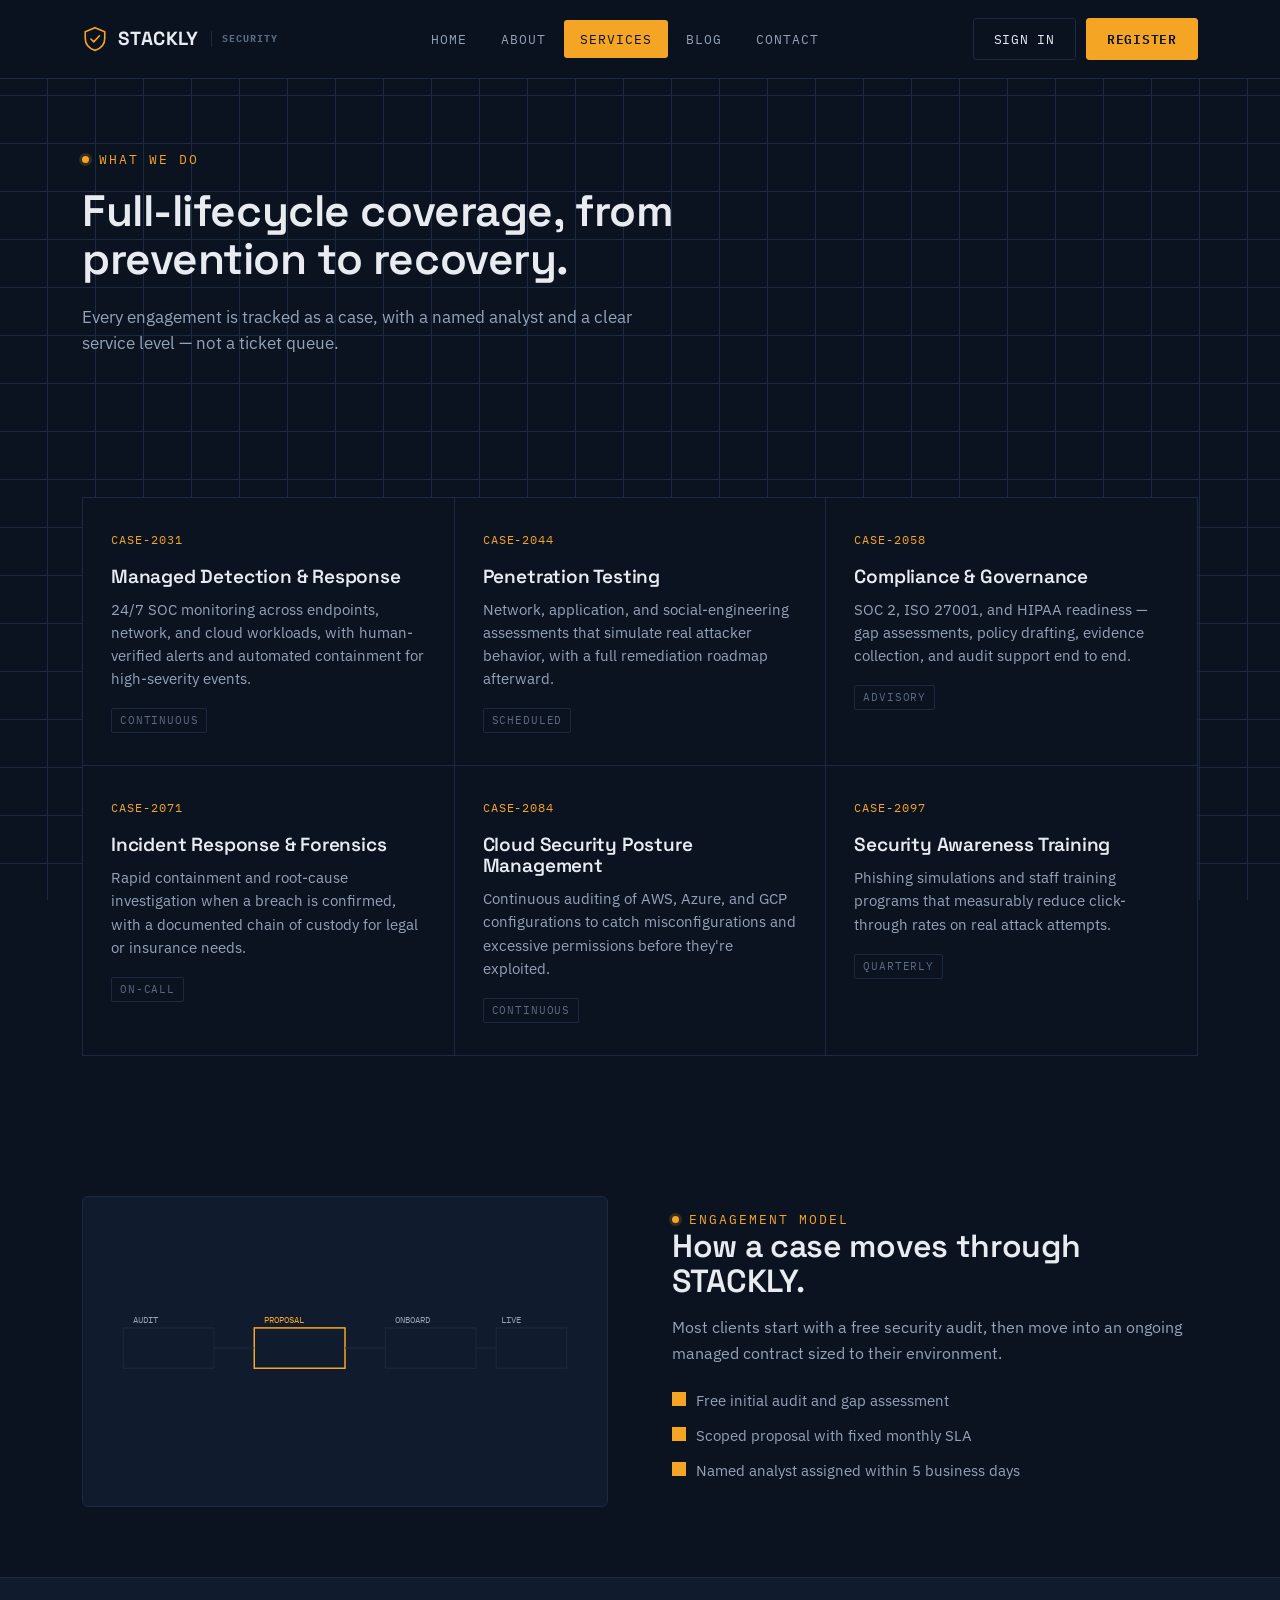
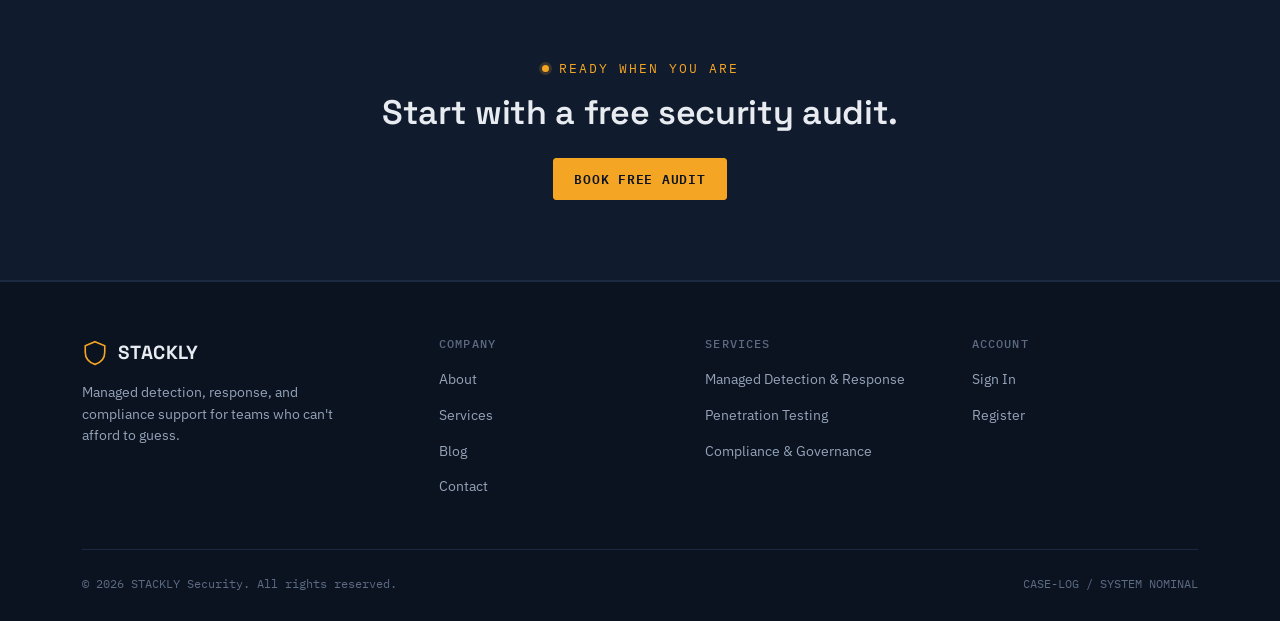
<file: services.html>
<!DOCTYPE html>
<html lang="en">
<head>
<meta charset="UTF-8">
<meta name="viewport" content="width=device-width, initial-scale=1.0">
<title>Services — STACKLY Security</title>
<link rel="stylesheet" href="style.css">
</head>
<body>

<header class="site-header">
  <div class="nav-row">
    <a class="brand" href="index.html">
      <svg class="mark" viewBox="0 0 32 32" fill="none"><path d="M16 2L28 7V15C28 22.5 22.8 27.8 16 30C9.2 27.8 4 22.5 4 15V7L16 2Z" stroke="#F5A524" stroke-width="2"/><path d="M11 16L14.5 19.5L21.5 12" stroke="#F5A524" stroke-width="2" stroke-linecap="round" stroke-linejoin="round"/></svg>
      STACKLY<span class="tag">Security</span>
    </a>
    <nav class="nav-links">
      <a href="index.html">Home</a>
      <a href="about.html">About</a>
      <a href="services.html">Services</a>
      <a href="blog.html">Blog</a>
      <a href="contact.html">Contact</a>
    </nav>
    <div class="nav-actions">
      <a class="btn btn-ghost" href="signin.html">Sign In</a>
      <a class="btn btn-solid" href="register.html">Register</a>
      <button class="menu-toggle" aria-label="Toggle menu"><svg width="18" height="14" viewBox="0 0 18 14" fill="none"><path d="M0 1H18M0 7H18M0 13H18" stroke="#E8ECF1" stroke-width="1.5"/></svg></button>
    </div>
  </div>
</header>

<section class="section tight" style="padding-top:70px;">
  <div class="container">
    <div class="eyebrow">What We Do</div>
    <h1 style="font-size:44px; margin:18px 0 20px; max-width:640px;">Full-lifecycle coverage, from prevention to recovery.</h1>
    <p style="max-width:600px; font-size:16.5px;">Every engagement is tracked as a case, with a named analyst and a clear service level — not a ticket queue.</p>
  </div>
</section>

<section class="section tight">
  <div class="container">
    <div class="case-grid">
      <div class="case-card">
        <span class="case-id">CASE-2031</span>
        <h3>Managed Detection &amp; Response</h3>
        <p>24/7 SOC monitoring across endpoints, network, and cloud workloads, with human-verified alerts and automated containment for high-severity events.</p>
        <span class="sev">Continuous</span>
      </div>
      <div class="case-card">
        <span class="case-id">CASE-2044</span>
        <h3>Penetration Testing</h3>
        <p>Network, application, and social-engineering assessments that simulate real attacker behavior, with a full remediation roadmap afterward.</p>
        <span class="sev">Scheduled</span>
      </div>
      <div class="case-card">
        <span class="case-id">CASE-2058</span>
        <h3>Compliance &amp; Governance</h3>
        <p>SOC 2, ISO 27001, and HIPAA readiness — gap assessments, policy drafting, evidence collection, and audit support end to end.</p>
        <span class="sev">Advisory</span>
      </div>
      <div class="case-card">
        <span class="case-id">CASE-2071</span>
        <h3>Incident Response &amp; Forensics</h3>
        <p>Rapid containment and root-cause investigation when a breach is confirmed, with a documented chain of custody for legal or insurance needs.</p>
        <span class="sev">On-call</span>
      </div>
      <div class="case-card">
        <span class="case-id">CASE-2084</span>
        <h3>Cloud Security Posture Management</h3>
        <p>Continuous auditing of AWS, Azure, and GCP configurations to catch misconfigurations and excessive permissions before they're exploited.</p>
        <span class="sev">Continuous</span>
      </div>
      <div class="case-card">
        <span class="case-id">CASE-2097</span>
        <h3>Security Awareness Training</h3>
        <p>Phishing simulations and staff training programs that measurably reduce click-through rates on real attack attempts.</p>
        <span class="sev">Quarterly</span>
      </div>
    </div>
  </div>
</section>

<section class="section tight">
  <div class="container">
    <div class="split reverse">
      <div>
        <div class="eyebrow">Engagement Model</div>
        <h2>How a case moves through STACKLY.</h2>
        <p>Most clients start with a free security audit, then move into an ongoing managed contract sized to their environment.</p>
        <ul class="checklist">
          <li>Free initial audit and gap assessment</li>
          <li>Scoped proposal with fixed monthly SLA</li>
          <li>Named analyst assigned within 5 business days</li>
        </ul>
      </div>
      <div class="schematic">
        <svg viewBox="0 0 480 260" width="100%" height="100%">
          <rect x="20" y="110" width="90" height="40" fill="none" stroke="#1B2A41"/>
          <rect x="150" y="110" width="90" height="40" fill="none" stroke="#F5A524" stroke-width="1.5"/>
          <rect x="280" y="110" width="90" height="40" fill="none" stroke="#1B2A41"/>
          <rect x="390" y="110" width="70" height="40" fill="none" stroke="#1B2A41"/>
          <line x1="110" y1="130" x2="150" y2="130" stroke="#1B2A41"/>
          <line x1="240" y1="130" x2="280" y2="130" stroke="#1B2A41"/>
          <line x1="370" y1="130" x2="390" y2="130" stroke="#1B2A41"/>
          <text x="30" y="105" fill="#94A3B8" font-family="IBM Plex Mono" font-size="9">AUDIT</text>
          <text x="160" y="105" fill="#F5A524" font-family="IBM Plex Mono" font-size="9">PROPOSAL</text>
          <text x="290" y="105" fill="#94A3B8" font-family="IBM Plex Mono" font-size="9">ONBOARD</text>
          <text x="395" y="105" fill="#94A3B8" font-family="IBM Plex Mono" font-size="9">LIVE</text>
        </svg>
      </div>
    </div>
  </div>
</section>

<section class="cta-band">
  <div class="container">
    <div class="eyebrow">Ready When You Are</div>
    <h2>Start with a free security audit.</h2>
    <div class="hero-actions">
      <a class="btn btn-solid" href="contact.html">Book Free Audit</a>
    </div>
  </div>
</section>

<footer class="site-footer">
  <div class="container">
    <div class="footer-top">
      <div class="footer-col">
        <a class="brand" href="index.html" style="margin-bottom:14px;">
          <svg class="mark" viewBox="0 0 32 32" fill="none"><path d="M16 2L28 7V15C28 22.5 22.8 27.8 16 30C9.2 27.8 4 22.5 4 15V7L16 2Z" stroke="#F5A524" stroke-width="2"/></svg>
          STACKLY
        </a>
        <p>Managed detection, response, and compliance support for teams who can't afford to guess.</p>
      </div>
      <div class="footer-col">
        <h4>Company</h4>
        <ul><li><a href="about.html">About</a></li><li><a href="services.html">Services</a></li><li><a href="blog.html">Blog</a></li><li><a href="contact.html">Contact</a></li></ul>
      </div>
      <div class="footer-col">
        <h4>Services</h4>
        <ul><li><a href="services.html">Managed Detection &amp; Response</a></li><li><a href="services.html">Penetration Testing</a></li><li><a href="services.html">Compliance &amp; Governance</a></li></ul>
      </div>
      <div class="footer-col">
        <h4>Account</h4>
        <ul><li><a href="signin.html">Sign In</a></li><li><a href="register.html">Register</a></li></ul>
      </div>
    </div>
    <div class="footer-bottom">
      <span>© 2026 STACKLY Security. All rights reserved.</span>
      <span>CASE-LOG / SYSTEM NOMINAL</span>
    </div>
  </div>
</footer>

<script src="script.js"></script>
</body>
</html>
</file>
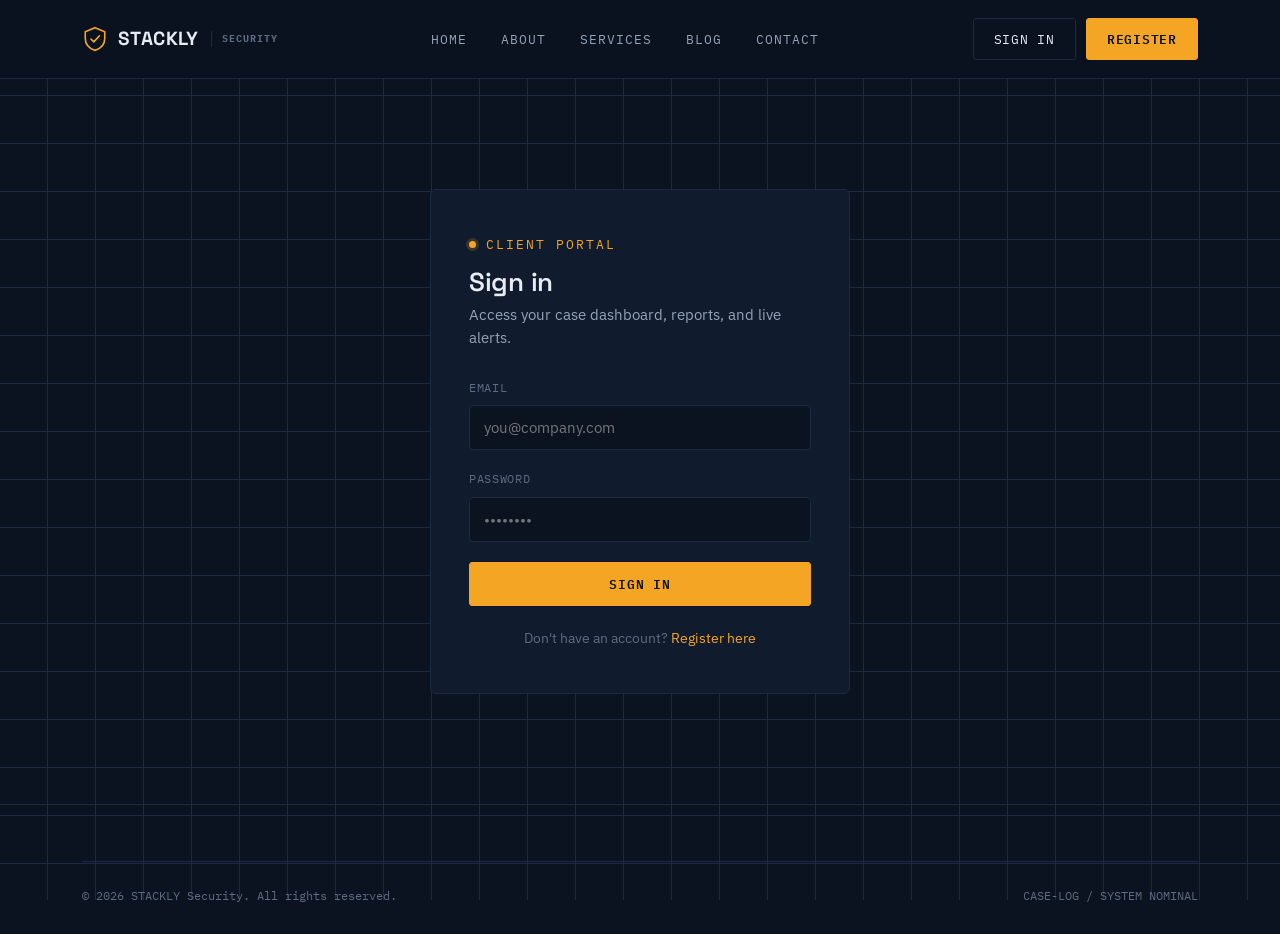
<file: signin.html>
<!DOCTYPE html>
<html lang="en">
<head>
<meta charset="UTF-8">
<meta name="viewport" content="width=device-width, initial-scale=1.0">
<title>Sign In — STACKLY Security</title>
<link rel="stylesheet" href="style.css">
</head>
<body>

<header class="site-header">
  <div class="nav-row">
    <a class="brand" href="index.html">
      <svg class="mark" viewBox="0 0 32 32" fill="none"><path d="M16 2L28 7V15C28 22.5 22.8 27.8 16 30C9.2 27.8 4 22.5 4 15V7L16 2Z" stroke="#F5A524" stroke-width="2"/><path d="M11 16L14.5 19.5L21.5 12" stroke="#F5A524" stroke-width="2" stroke-linecap="round" stroke-linejoin="round"/></svg>
      STACKLY<span class="tag">Security</span>
    </a>
    <nav class="nav-links">
      <a href="index.html">Home</a>
      <a href="about.html">About</a>
      <a href="services.html">Services</a>
      <a href="blog.html">Blog</a>
      <a href="contact.html">Contact</a>
    </nav>
    <div class="nav-actions">
      <a class="btn btn-ghost" href="signin.html">Sign In</a>
      <a class="btn btn-solid" href="register.html">Register</a>
      <button class="menu-toggle" aria-label="Toggle menu"><svg width="18" height="14" viewBox="0 0 18 14" fill="none"><path d="M0 1H18M0 7H18M0 13H18" stroke="#E8ECF1" stroke-width="1.5"/></svg></button>
    </div>
  </div>
</header>

<section class="section">
  <div class="container">
    <form class="auth-wrap" id="signinForm">
      <div class="eyebrow">Client Portal</div>
      <h1>Sign in</h1>
      <p class="sub">Access your case dashboard, reports, and live alerts.</p>

      <div class="field">
        <label for="email">Email</label>
        <input type="email" id="email" required placeholder="you@company.com">
      </div>
      <div class="field">
        <label for="password">Password</label>
        <input type="password" id="password" required placeholder="••••••••">
      </div>
      <button type="submit" class="btn btn-solid btn-block">Sign In</button>

      <div class="form-foot">Don't have an account? <a href="register.html">Register here</a></div>
    </form>
  </div>
</section>

<footer class="site-footer">
  <div class="container">
    <div class="footer-bottom">
      <span>© 2026 STACKLY Security. All rights reserved.</span>
      <span>CASE-LOG / SYSTEM NOMINAL</span>
    </div>
  </div>
</footer>

<script src="script.js"></script>
</body>
</html>
</file>
<file: style.css>
/* ===================================================================
   STACKLY SECURITY — design tokens
   =================================================================== */
@import url('https://fonts.googleapis.com/css2?family=Space+Grotesk:wght@500;600;700&family=IBM+Plex+Sans:wght@400;500;600&family=IBM+Plex+Mono:wght@400;500&display=swap');

:root{
  --ink:        #0B1220;   /* background */
  --panel:      #101B2E;   /* card / panel surface */
  --grid-line:  #1B2A41;   /* borders, grid, dividers */
  --amber:      #F5A524;   /* primary accent */
  --amber-dim:  #7A5416;
  --steel:      #94A3B8;   /* body text */
  --steel-dim:  #5B6B82;
  --paper:      #E8ECF1;   /* headline text */
  --red:        #E5484D;   /* critical only */
  --green-ok:   #3FB27F;   /* resolved / secure state */

  --display: 'Space Grotesk', sans-serif;
  --body:    'IBM Plex Sans', sans-serif;
  --mono:    'IBM Plex Mono', monospace;

  --radius: 3px;
  --container: 1180px;
}

*{ box-sizing:border-box; margin:0; padding:0; }

html{ scroll-behavior:smooth; }

body{
  background:var(--ink);
  color:var(--steel);
  font-family:var(--body);
  font-size:16px;
  line-height:1.6;
  -webkit-font-smoothing:antialiased;
  background-image:
    linear-gradient(var(--grid-line) 1px, transparent 1px),
    linear-gradient(90deg, var(--grid-line) 1px, transparent 1px);
  background-size:48px 48px;
  background-attachment:fixed;
  background-position:-1px -1px;
}

a{ color:inherit; text-decoration:none; }
ul{ list-style:none; }
img{ max-width:100%; display:block; }

h1,h2,h3,h4{
  font-family:var(--display);
  color:var(--paper);
  font-weight:600;
  line-height:1.1;
  letter-spacing:-0.01em;
}

.eyebrow{
  font-family:var(--mono);
  font-size:12.5px;
  letter-spacing:0.16em;
  text-transform:uppercase;
  color:var(--amber);
  display:flex;
  align-items:center;
  gap:10px;
}
.eyebrow::before{
  content:"";
  width:7px; height:7px;
  background:var(--amber);
  box-shadow:0 0 0 3px rgba(245,165,36,0.18);
  border-radius:50%;
  flex-shrink:0;
}

.container{
  max-width:var(--container);
  margin:0 auto;
  padding:0 32px;
}

.section{ padding:110px 0; position:relative; }
.section.tight{ padding:70px 0; }

/* focus visibility */
a:focus-visible, button:focus-visible, input:focus-visible, textarea:focus-visible{
  outline:2px solid var(--amber);
  outline-offset:2px;
}

@media (prefers-reduced-motion: reduce){
  *{ animation-duration:0.001ms !important; animation-iteration-count:1 !important; transition-duration:0.001ms !important; }
}

/* ===================================================================
   HEADER / NAV
   =================================================================== */
.site-header{
  position:sticky; top:0; z-index:100;
  background:rgba(11,18,32,0.9);
  backdrop-filter:blur(10px);
  border-bottom:1px solid var(--grid-line);
}
.nav-row{
  display:flex; align-items:center; justify-content:space-between;
  padding:18px 32px;
  max-width:var(--container);
  margin:0 auto;
}
.brand{
  display:flex; align-items:center; gap:10px;
  font-family:var(--display);
  font-weight:700;
  font-size:19px;
  color:var(--paper);
  letter-spacing:0.02em;
}
.brand .mark{ width:26px; height:26px; }
.brand .tag{
  font-family:var(--mono);
  font-size:10px;
  color:var(--steel-dim);
  letter-spacing:0.1em;
  border-left:1px solid var(--grid-line);
  padding-left:10px;
  margin-left:2px;
  text-transform:uppercase;
}

.nav-links{ display:flex; gap:2px; align-items:center; }
.nav-links a{
  font-family:var(--mono);
  font-size:12.5px;
  letter-spacing:0.08em;
  text-transform:uppercase;
  color:var(--steel);
  padding:9px 16px;
  border-radius:var(--radius);
  transition:color .15s ease, background .15s ease;
}
.nav-links a:hover{ color:var(--paper); background:var(--panel); }
.nav-links a.active{ color:var(--ink); background:var(--amber); }

.nav-actions{ display:flex; align-items:center; gap:10px; }

.btn{
  font-family:var(--mono);
  font-size:12.5px;
  letter-spacing:0.06em;
  text-transform:uppercase;
  padding:10px 20px;
  border-radius:var(--radius);
  border:1px solid var(--grid-line);
  display:inline-flex;
  align-items:center;
  gap:8px;
  cursor:pointer;
  transition:all .15s ease;
  white-space:nowrap;
}
.btn-ghost{ color:var(--paper); background:transparent; }
.btn-ghost:hover{ border-color:var(--steel-dim); background:var(--panel); }
.btn-solid{ color:var(--ink); background:var(--amber); border-color:var(--amber); font-weight:600; }
.btn-solid:hover{ background:#ffb84d; border-color:#ffb84d; }
.btn-outline{ color:var(--amber); border-color:var(--amber-dim); background:transparent; }
.btn-outline:hover{ background:rgba(245,165,36,0.08); }
.btn-block{ width:100%; justify-content:center; }

.menu-toggle{ display:none; }

/* ===================================================================
   HERO
   =================================================================== */
.hero{
  position:relative;
  padding:96px 0 70px;
  overflow:hidden;
  border-bottom:1px solid var(--grid-line);
}
.hero .container{
  display:grid;
  grid-template-columns:1.15fr 0.85fr;
  gap:56px;
  align-items:center;
}
.hero h1{
  font-size:56px;
  margin:22px 0 20px;
}
.hero h1 .accent{ color:var(--amber); }
.hero p.lead{
  font-size:17px;
  max-width:520px;
  margin-bottom:34px;
}
.hero-actions{ display:flex; gap:14px; flex-wrap:wrap; }

.scan-panel{
  position:relative;
  background:var(--panel);
  border:1px solid var(--grid-line);
  border-radius:6px;
  overflow:hidden;
  aspect-ratio:1/1;
}
.scan-panel .scan-grid{
  position:absolute; inset:0;
  background-image:
    radial-gradient(circle at 50% 50%, transparent 0, transparent 40%, rgba(11,18,32,0.7) 100%),
    linear-gradient(rgba(245,165,36,0.07) 1px, transparent 1px),
    linear-gradient(90deg, rgba(245,165,36,0.07) 1px, transparent 1px);
  background-size:100% 100%, 22px 22px, 22px 22px;
}
.scan-panel .node{
  position:absolute;
  width:8px; height:8px;
  border-radius:50%;
  background:var(--steel-dim);
  box-shadow:0 0 0 4px rgba(148,163,184,0.12);
}
.scan-panel .node.alert{ background:var(--amber); box-shadow:0 0 0 5px rgba(245,165,36,0.22); animation:pulse 1.8s ease-in-out infinite; }
@keyframes pulse{ 0%,100%{ opacity:1; } 50%{ opacity:0.45; } }

.scan-line{
  position:absolute; left:0; right:0;
  height:2px;
  background:linear-gradient(90deg, transparent, var(--amber), transparent);
  box-shadow:0 0 14px 2px rgba(245,165,36,0.5);
  animation:sweep 4.5s linear infinite;
}
@keyframes sweep{ 0%{ top:0%; opacity:0; } 8%{ opacity:1; } 92%{ opacity:1; } 100%{ top:100%; opacity:0; } }

.ticker-bar{
  position:absolute; left:12px; right:12px; bottom:12px;
  background:rgba(11,18,32,0.92);
  border:1px solid var(--grid-line);
  border-radius:4px;
  padding:10px 12px;
  font-family:var(--mono);
  font-size:11.5px;
  color:var(--green-ok);
  display:flex;
  align-items:center;
  gap:8px;
  overflow:hidden;
  white-space:nowrap;
}
.ticker-bar .dot{ width:6px; height:6px; border-radius:50%; background:var(--green-ok); flex-shrink:0; }
.ticker-bar span#tickerText{ overflow:hidden; text-overflow:ellipsis; }

.hero-stats{
  display:flex;
  gap:0;
  margin-top:40px;
  border-top:1px solid var(--grid-line);
  padding-top:26px;
}
.hero-stats .stat{ flex:1; border-right:1px solid var(--grid-line); padding-right:20px; margin-right:20px; }
.hero-stats .stat:last-child{ border-right:none; }
.hero-stats .stat .num{ font-family:var(--mono); font-size:26px; color:var(--paper); font-weight:500; }
.hero-stats .stat .label{ font-size:12.5px; color:var(--steel-dim); margin-top:4px; }

/* ===================================================================
   CASE CARDS (services)
   =================================================================== */
.section-head{ max-width:620px; margin-bottom:56px; }
.section-head h2{ font-size:36px; margin-top:16px; }
.section-head p{ margin-top:14px; font-size:16px; }

.case-grid{
  display:grid;
  grid-template-columns:repeat(3, 1fr);
  gap:1px;
  background:var(--grid-line);
  border:1px solid var(--grid-line);
}
.case-card{
  background:var(--ink);
  padding:32px 28px;
  transition:background .15s ease;
}
.case-card:hover{ background:var(--panel); }
.case-card .case-id{
  font-family:var(--mono);
  font-size:12px;
  color:var(--amber);
  letter-spacing:0.08em;
  display:block;
  margin-bottom:18px;
}
.case-card h3{ font-size:19px; margin-bottom:10px; }
.case-card p{ font-size:14.5px; }
.case-card .sev{
  display:inline-block;
  margin-top:18px;
  font-family:var(--mono);
  font-size:10.5px;
  letter-spacing:0.08em;
  text-transform:uppercase;
  padding:3px 8px;
  border-radius:2px;
  border:1px solid var(--grid-line);
  color:var(--steel-dim);
}

/* ===================================================================
   SPLIT / SCHEMATIC SECTION
   =================================================================== */
.split{
  display:grid;
  grid-template-columns:1fr 1fr;
  gap:64px;
  align-items:center;
}
.split.reverse{ direction:rtl; }
.split.reverse > *{ direction:ltr; }
.schematic{
  background:var(--panel);
  border:1px solid var(--grid-line);
  border-radius:6px;
  padding:20px;
}
.split h2{ font-size:32px; margin-bottom:16px; }
.split p{ margin-bottom:16px; }
.checklist{ margin-top:22px; }
.checklist li{
  display:flex; gap:10px; align-items:flex-start;
  font-size:14.5px;
  margin-bottom:12px;
  color:var(--steel);
}
.checklist li::before{
  content:"";
  width:14px; height:14px;
  margin-top:3px;
  flex-shrink:0;
  background:var(--amber);
  -webkit-mask:polygon(0% 42%, 30% 42%, 45% 60%, 100% 5%, 100% 25%, 45% 85%, 0% 55%) center/contain no-repeat;
  mask:polygon(0% 42%, 30% 42%, 45% 60%, 100% 5%, 100% 25%, 45% 85%, 0% 55%) center/contain no-repeat;
}

/* ===================================================================
   CTA BAND
   =================================================================== */
.cta-band{
  border-top:1px solid var(--grid-line);
  border-bottom:1px solid var(--grid-line);
  background:var(--panel);
  text-align:center;
  padding:80px 0;
}
.cta-band .eyebrow{ justify-content:center; }
.cta-band h2{ font-size:34px; margin:16px 0 26px; }
.cta-band .hero-actions{ justify-content:center; }

/* ===================================================================
   COMPANY DETAILS / STATS STRIP
   =================================================================== */
.details-grid{
  display:grid;
  grid-template-columns:1fr 1fr;
  gap:56px;
  align-items:start;
}
.details-grid .schematic{ aspect-ratio:4/3; }
.detail-rows{ display:flex; flex-direction:column; }
.detail-row{
  display:flex; justify-content:space-between; align-items:baseline;
  padding:16px 0;
  border-bottom:1px solid var(--grid-line);
  font-family:var(--mono);
  font-size:13px;
}
.detail-row .k{ color:var(--steel-dim); text-transform:uppercase; letter-spacing:0.06em; }
.detail-row .v{ color:var(--paper); }

/* ===================================================================
   FOOTER
   =================================================================== */
.site-footer{
  border-top:1px solid var(--grid-line);
  padding:56px 0 28px;
}
.footer-top{
  display:grid;
  grid-template-columns:1.4fr 1fr 1fr 1fr;
  gap:40px;
  padding-bottom:40px;
}
.footer-col h4{
  font-family:var(--mono);
  font-size:11.5px;
  letter-spacing:0.1em;
  text-transform:uppercase;
  color:var(--steel-dim);
  margin-bottom:16px;
  font-weight:500;
}
.footer-col ul li{ margin-bottom:10px; }
.footer-col ul a{ font-size:14px; color:var(--steel); transition:color .15s; }
.footer-col ul a:hover{ color:var(--amber); }
.footer-col p{ font-size:13.5px; max-width:280px; }
.footer-bottom{
  display:flex; justify-content:space-between; align-items:center;
  border-top:1px solid var(--grid-line);
  padding-top:24px;
  font-family:var(--mono);
  font-size:12px;
  color:var(--steel-dim);
  flex-wrap:wrap;
  gap:12px;
}

/* ===================================================================
   FORMS (signin / register / contact)
   =================================================================== */
.auth-wrap{
  max-width:420px;
  margin:0 auto;
  background:var(--panel);
  border:1px solid var(--grid-line);
  border-radius:6px;
  padding:44px 38px;
}
.auth-wrap h1{ font-size:26px; margin:14px 0 6px; }
.auth-wrap .sub{ font-size:14.5px; margin-bottom:30px; }
.field{ margin-bottom:20px; }
.field label{
  display:block;
  font-family:var(--mono);
  font-size:11.5px;
  letter-spacing:0.06em;
  text-transform:uppercase;
  color:var(--steel-dim);
  margin-bottom:8px;
}
.field input, .field textarea, .field select{
  width:100%;
  background:var(--ink);
  border:1px solid var(--grid-line);
  border-radius:4px;
  padding:12px 14px;
  color:var(--paper);
  font-family:var(--body);
  font-size:14.5px;
  transition:border-color .15s ease;
}
.field input:focus, .field textarea:focus, .field select:focus{
  border-color:var(--amber);
  outline:none;
}
.field textarea{ resize:vertical; min-height:120px; }
.form-foot{ margin-top:22px; font-size:13.5px; text-align:center; color:var(--steel-dim); }
.form-foot a{ color:var(--amber); }

.contact-grid{ display:grid; grid-template-columns:1fr 1fr; gap:56px; }
.contact-info .info-row{ display:flex; gap:14px; padding:16px 0; border-bottom:1px solid var(--grid-line); }
.contact-info .info-row .k{ font-family:var(--mono); font-size:11px; color:var(--steel-dim); text-transform:uppercase; letter-spacing:0.08em; width:110px; flex-shrink:0; }
.contact-info .info-row .v{ color:var(--paper); font-size:14.5px; }

/* ===================================================================
   BLOG
   =================================================================== */
.blog-grid{ display:grid; grid-template-columns:repeat(3,1fr); gap:1px; background:var(--grid-line); border:1px solid var(--grid-line); }
.blog-card{ background:var(--ink); padding:0; }
.blog-card .thumb{
  aspect-ratio:16/10;
  background:var(--panel);
  border-bottom:1px solid var(--grid-line);
  position:relative;
  overflow:hidden;
}
.blog-card .body{ padding:24px; }
.blog-card .meta{ font-family:var(--mono); font-size:11px; color:var(--steel-dim); letter-spacing:0.06em; text-transform:uppercase; margin-bottom:12px; }
.blog-card h3{ font-size:18px; margin-bottom:10px; }
.blog-card p{ font-size:14px; }

/* ===================================================================
   404
   =================================================================== */
.error-page{
  min-height:60vh;
  display:flex;
  flex-direction:column;
  align-items:center;
  justify-content:center;
  text-align:center;
  padding:80px 32px;
}
.error-page .code{
  font-family:var(--mono);
  font-size:15px;
  color:var(--red);
  letter-spacing:0.1em;
  margin-bottom:18px;
}
.error-page h1{ font-size:44px; margin-bottom:16px; }
.error-page p{ max-width:440px; margin-bottom:30px; }

/* ===================================================================
   RESPONSIVE
   =================================================================== */
@media (max-width:980px){
  .hero .container{ grid-template-columns:1fr; }
  .case-grid{ grid-template-columns:1fr; }
  .split, .details-grid{ grid-template-columns:1fr; gap:36px; }
  .split.reverse{ direction:ltr; }
  .footer-top{ grid-template-columns:1fr 1fr; }
  .blog-grid{ grid-template-columns:1fr; }
  .contact-grid{ grid-template-columns:1fr; }
}

@media (max-width:760px){
  .nav-links, .nav-actions .btn-ghost{ display:none; }
  .menu-toggle{
    display:flex; align-items:center; justify-content:center;
    width:36px; height:36px;
    background:transparent; border:1px solid var(--grid-line); border-radius:4px;
    color:var(--paper); cursor:pointer;
  }
  .nav-row.open .nav-links{
    display:flex; flex-direction:column; width:100%;
    position:absolute; top:100%; left:0; right:0;
    background:var(--ink); border-bottom:1px solid var(--grid-line);
    padding:12px 32px;
  }
  .nav-row.open .nav-links a{ padding:12px 0; }
  .hero h1{ font-size:38px; }
  .section{ padding:70px 0; }
  .footer-top{ grid-template-columns:1fr; }
  .footer-bottom{ flex-direction:column; align-items:flex-start; }
}
</file>
